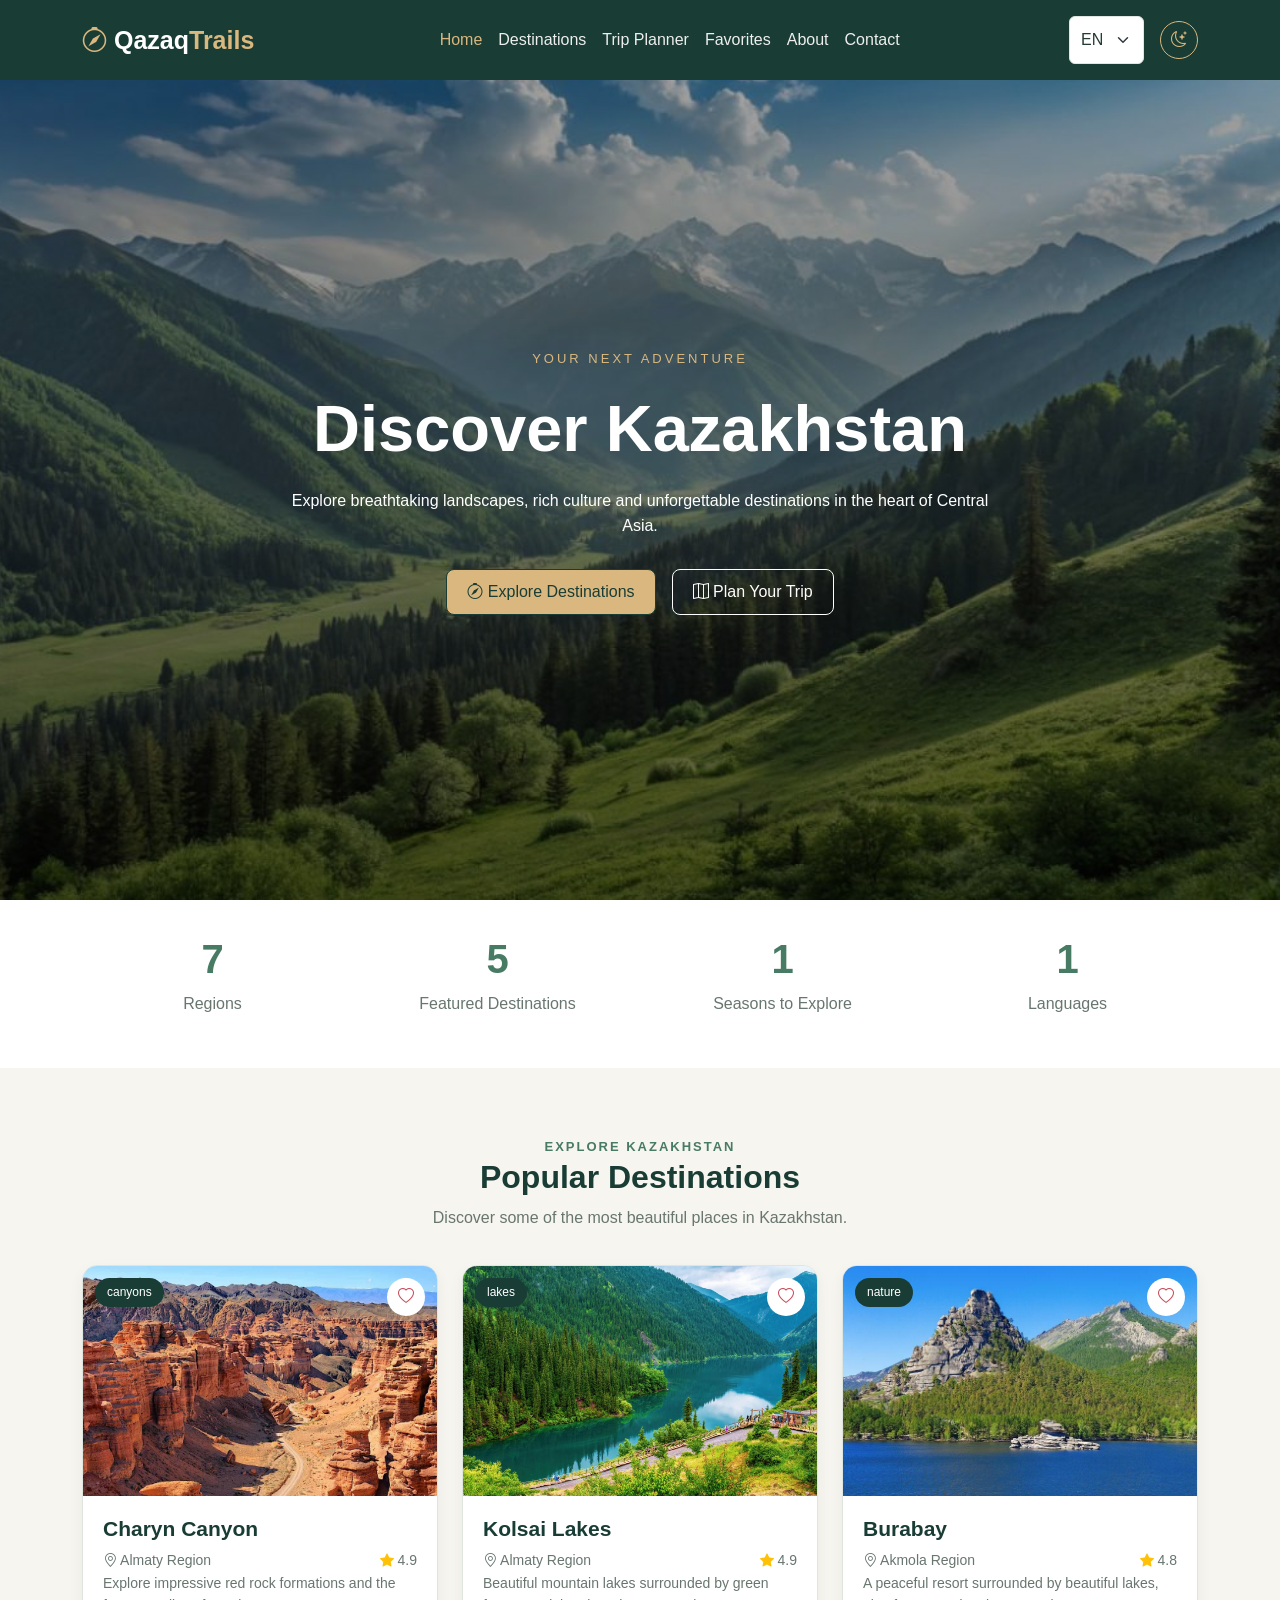
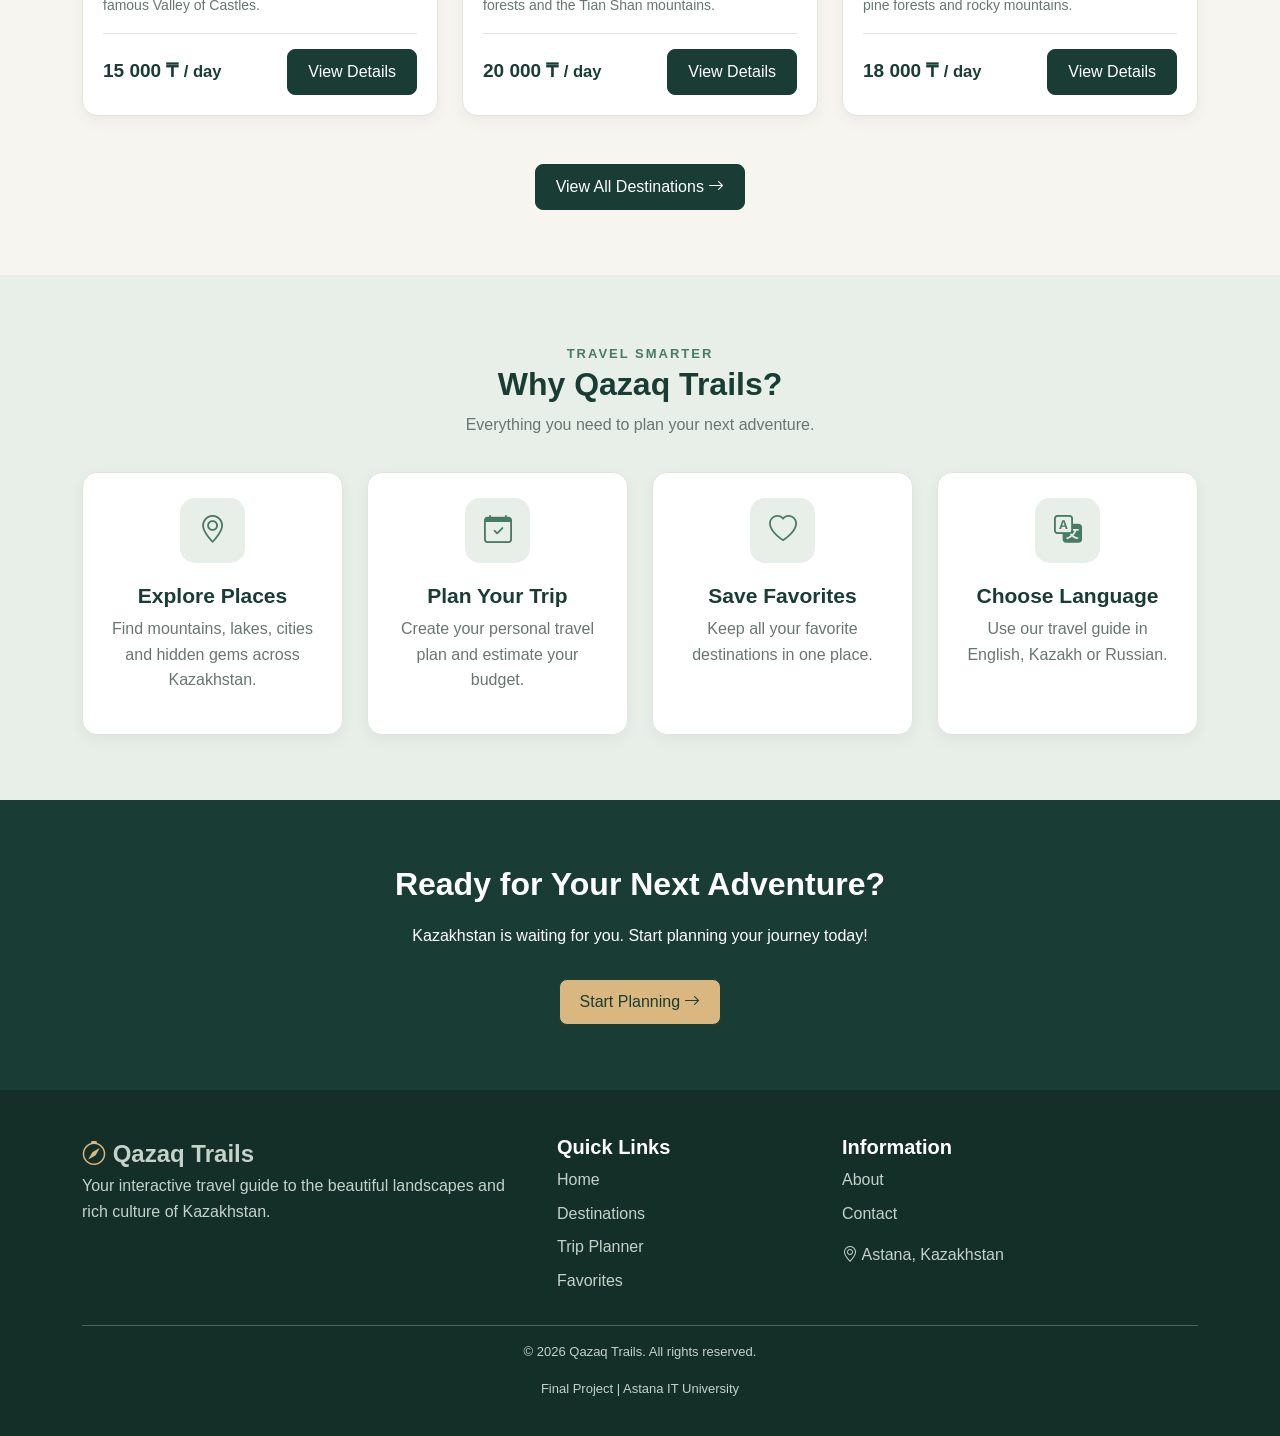
<file: index.html>
<!DOCTYPE html>
<html lang="en">
<head>
    <meta charset="UTF-8">
    <meta name="viewport" content="width=device-width, initial-scale=1.0">
    <meta name="description" content="Explore beautiful destinations and plan your journey across Kazakhstan.">
    <title>Qazaq Trails | Home</title>

    <link href="https://cdn.jsdelivr.net/npm/bootstrap@5.3.3/dist/css/bootstrap.min.css" rel="stylesheet">
    <link href="https://cdn.jsdelivr.net/npm/bootstrap-icons@1.11.3/font/bootstrap-icons.min.css" rel="stylesheet">
    <link rel="stylesheet" href="css/style.css">
    <link rel="stylesheet" href="css/responsive.css">
</head>
<body>

    <nav class="navbar navbar-expand-lg navbar-dark fixed-top">
        <div class="container">
            <a class="navbar-brand" href="index.html">
                <i class="bi bi-compass"></i> Qazaq<span>Trails</span>
            </a>

            <button class="navbar-toggler" type="button"
                data-bs-toggle="collapse"
                data-bs-target="#navbarMenu"
                aria-controls="navbarMenu"
                aria-expanded="false"
                aria-label="Toggle navigation">
                <span class="navbar-toggler-icon"></span>
            </button>

            <div class="collapse navbar-collapse" id="navbarMenu">
                <ul class="navbar-nav mx-auto">
                    <li class="nav-item">
                        <a class="nav-link active" href="index.html" aria-current="page" data-i18n="home">Home</a>
                    </li>
                    <li class="nav-item">
                        <a class="nav-link" href="destinations.html" data-i18n="destinations">Destinations</a>
                    </li>
                    <li class="nav-item">
                        <a class="nav-link" href="planner.html" data-i18n="planner">Trip Planner</a>
                    </li>
                    <li class="nav-item">
                        <a class="nav-link" href="favorites.html" data-i18n="favorites">Favorites</a>
                    </li>
                    <li class="nav-item">
                        <a class="nav-link" href="about.html" data-i18n="about">About</a>
                    </li>
                    <li class="nav-item">
                        <a class="nav-link" href="contact.html" data-i18n="contact">Contact</a>
                    </li>
                </ul>

                <div class="nav-controls d-flex align-items-center gap-3">
                    <select id="languageSelect" class="form-select language-select" aria-label="Select language">
                        <option value="en">EN</option>
                        <option value="ru">RU</option>
                        <option value="kk">KZ</option>
                    </select>

                    <button id="themeToggle" class="theme-btn" type="button" aria-label="Toggle color theme" aria-pressed="false">
                        <i class="bi bi-moon-stars"></i>
                    </button>
                </div>
            </div>
        </div>
    </nav>

    <main>

        <section class="hero">
            <div class="container hero-content text-center">
                <span class="hero-label" data-i18n="heroLabel">
                    YOUR NEXT ADVENTURE
                </span>

                <h1 data-i18n="heroTitle">Discover Kazakhstan</h1>

                <p data-i18n="heroDescription">
                    Explore breathtaking landscapes, rich culture and unforgettable destinations in the heart of Central Asia.
                </p>

                <div class="d-flex justify-content-center flex-wrap gap-3">
                    <a href="destinations.html" class="btn btn-primary-custom">
                        <i class="bi bi-compass"></i>
                        <span data-i18n="exploreBtn">Explore Destinations</span>
                    </a>

                    <a href="planner.html" class="btn btn-outline-custom">
                        <i class="bi bi-map"></i>
                        <span data-i18n="planBtn">Plan Your Trip</span>
                    </a>
                </div>
            </div>
        </section>

        <section class="stats-section">
            <div class="container">
                <div class="row text-center g-4">

                    <div class="col-6 col-md-3">
                        <h2 class="counter" data-target="17">17</h2>
                        <p data-i18n="regions">Regions</p>
                    </div>

                    <div class="col-6 col-md-3">
                        <h2 class="counter" data-target="12">12</h2>
                        <p data-i18n="places">Featured Destinations</p>
                    </div>

                    <div class="col-6 col-md-3">
                        <h2 class="counter" data-target="4">4</h2>
                        <p data-i18n="seasons">Seasons to Explore</p>
                    </div>

                    <div class="col-6 col-md-3">
                        <h2 class="counter" data-target="3">3</h2>
                        <p data-i18n="languages">Languages</p>
                    </div>

                </div>
            </div>
        </section>

        <section class="section-padding" id="popular">
            <div class="container">

                <div class="section-heading text-center">
                    <span class="section-label" data-i18n="exploreLabel">
                        EXPLORE KAZAKHSTAN
                    </span>

                    <h2 data-i18n="popularTitle">Popular Destinations</h2>

                    <p data-i18n="popularDescription">
                        Discover some of the most beautiful places in Kazakhstan.
                    </p>
                </div>

                <div class="row g-4" id="featuredDestinations"></div>

                <div class="text-center mt-5">
                    <a href="destinations.html" class="btn btn-primary-custom">
                        <span data-i18n="viewAll">View All Destinations</span>
                        <i class="bi bi-arrow-right"></i>
                    </a>
                </div>

            </div>
        </section>

        <section class="features-section section-padding">
            <div class="container">

                <div class="section-heading text-center">
                    <span class="section-label" data-i18n="featuresLabel">
                        TRAVEL SMARTER
                    </span>

                    <h2 data-i18n="featuresTitle">Why Qazaq Trails?</h2>

                    <p data-i18n="featuresDescription">
                        Everything you need to plan your next adventure.
                    </p>
                </div>

                <div class="row g-4">

                    <div class="col-md-6 col-lg-3">
                        <div class="feature-card">
                            <div class="feature-icon">
                                <i class="bi bi-geo-alt"></i>
                            </div>
                            <h3 data-i18n="featureExplore">Explore Places</h3>
                            <p data-i18n="featureExploreText">
                                Find mountains, lakes, cities and hidden gems across Kazakhstan.
                            </p>
                        </div>
                    </div>

                    <div class="col-md-6 col-lg-3">
                        <div class="feature-card">
                            <div class="feature-icon">
                                <i class="bi bi-calendar-check"></i>
                            </div>
                            <h3 data-i18n="featurePlan">Plan Your Trip</h3>
                            <p data-i18n="featurePlanText">
                                Create your personal travel plan and estimate your budget.
                            </p>
                        </div>
                    </div>

                    <div class="col-md-6 col-lg-3">
                        <div class="feature-card">
                            <div class="feature-icon">
                                <i class="bi bi-heart"></i>
                            </div>
                            <h3 data-i18n="featureSave">Save Favorites</h3>
                            <p data-i18n="featureSaveText">
                                Keep all your favorite destinations in one place.
                            </p>
                        </div>
                    </div>

                    <div class="col-md-6 col-lg-3">
                        <div class="feature-card">
                            <div class="feature-icon">
                                <i class="bi bi-translate"></i>
                            </div>
                            <h3 data-i18n="featureLanguage">Choose Language</h3>
                            <p data-i18n="featureLanguageText">
                                Use our travel guide in English, Kazakh or Russian.
                            </p>
                        </div>
                    </div>

                </div>
            </div>
        </section>

        <section class="cta-section section-padding">
            <div class="container text-center">
                <h2 data-i18n="ctaTitle">Ready for Your Next Adventure?</h2>

                <p data-i18n="ctaDescription">
                    Kazakhstan is waiting for you. Start planning your journey today!
                </p>

                <a href="planner.html" class="btn btn-primary-custom">
                    <span data-i18n="startPlanning">Start Planning</span>
                    <i class="bi bi-arrow-right"></i>
                </a>
            </div>
        </section>

    </main>

    <footer class="footer">
        <div class="container">
            <div class="row g-4">

                <div class="col-lg-5">
                    <a class="footer-brand" href="index.html">
                        <i class="bi bi-compass"></i> Qazaq Trails
                    </a>

                    <p data-i18n="footerDescription">
                        Your interactive travel guide to the beautiful landscapes and rich culture of Kazakhstan.
                    </p>
                </div>

                <div class="col-6 col-lg-3">
                    <h5 data-i18n="quickLinks">Quick Links</h5>

                    <ul class="footer-links">
                        <li><a href="index.html" data-i18n="home">Home</a></li>
                        <li><a href="destinations.html" data-i18n="destinations">Destinations</a></li>
                        <li><a href="planner.html" data-i18n="planner">Trip Planner</a></li>
                        <li><a href="favorites.html" data-i18n="favorites">Favorites</a></li>
                    </ul>
                </div>

                <div class="col-6 col-lg-4">
                    <h5 data-i18n="information">Information</h5>

                    <ul class="footer-links">
                        <li><a href="about.html" data-i18n="about">About</a></li>
                        <li><a href="contact.html" data-i18n="contact">Contact</a></li>
                    </ul>

                    <p>
                        <i class="bi bi-geo-alt"></i>
                        <span data-i18n="location">Astana, Kazakhstan</span>
                    </p>
                </div>

            </div>

            <hr>

            <div class="text-center footer-bottom">
                <p>&copy; 2026 Qazaq Trails. <span data-i18n="rights">All rights reserved.</span></p>
                <p data-i18n="studentProject">Final Project | Astana IT University</p>
            </div>
        </div>
    </footer>

    <button id="backToTop" type="button" aria-label="Back to top" hidden>
        <i class="bi bi-arrow-up"></i>
    </button>

    <div id="toastContainer" class="toast-container position-fixed bottom-0 end-0 p-3" aria-live="polite"></div>

    <script src="https://code.jquery.com/jquery-3.7.1.min.js"></script>
    <script src="https://cdn.jsdelivr.net/npm/bootstrap@5.3.3/dist/js/bootstrap.bundle.min.js"></script>
    <script src="js/translations.js"></script>
    <script src="js/main.js"></script>

</body>
</html>
</file>
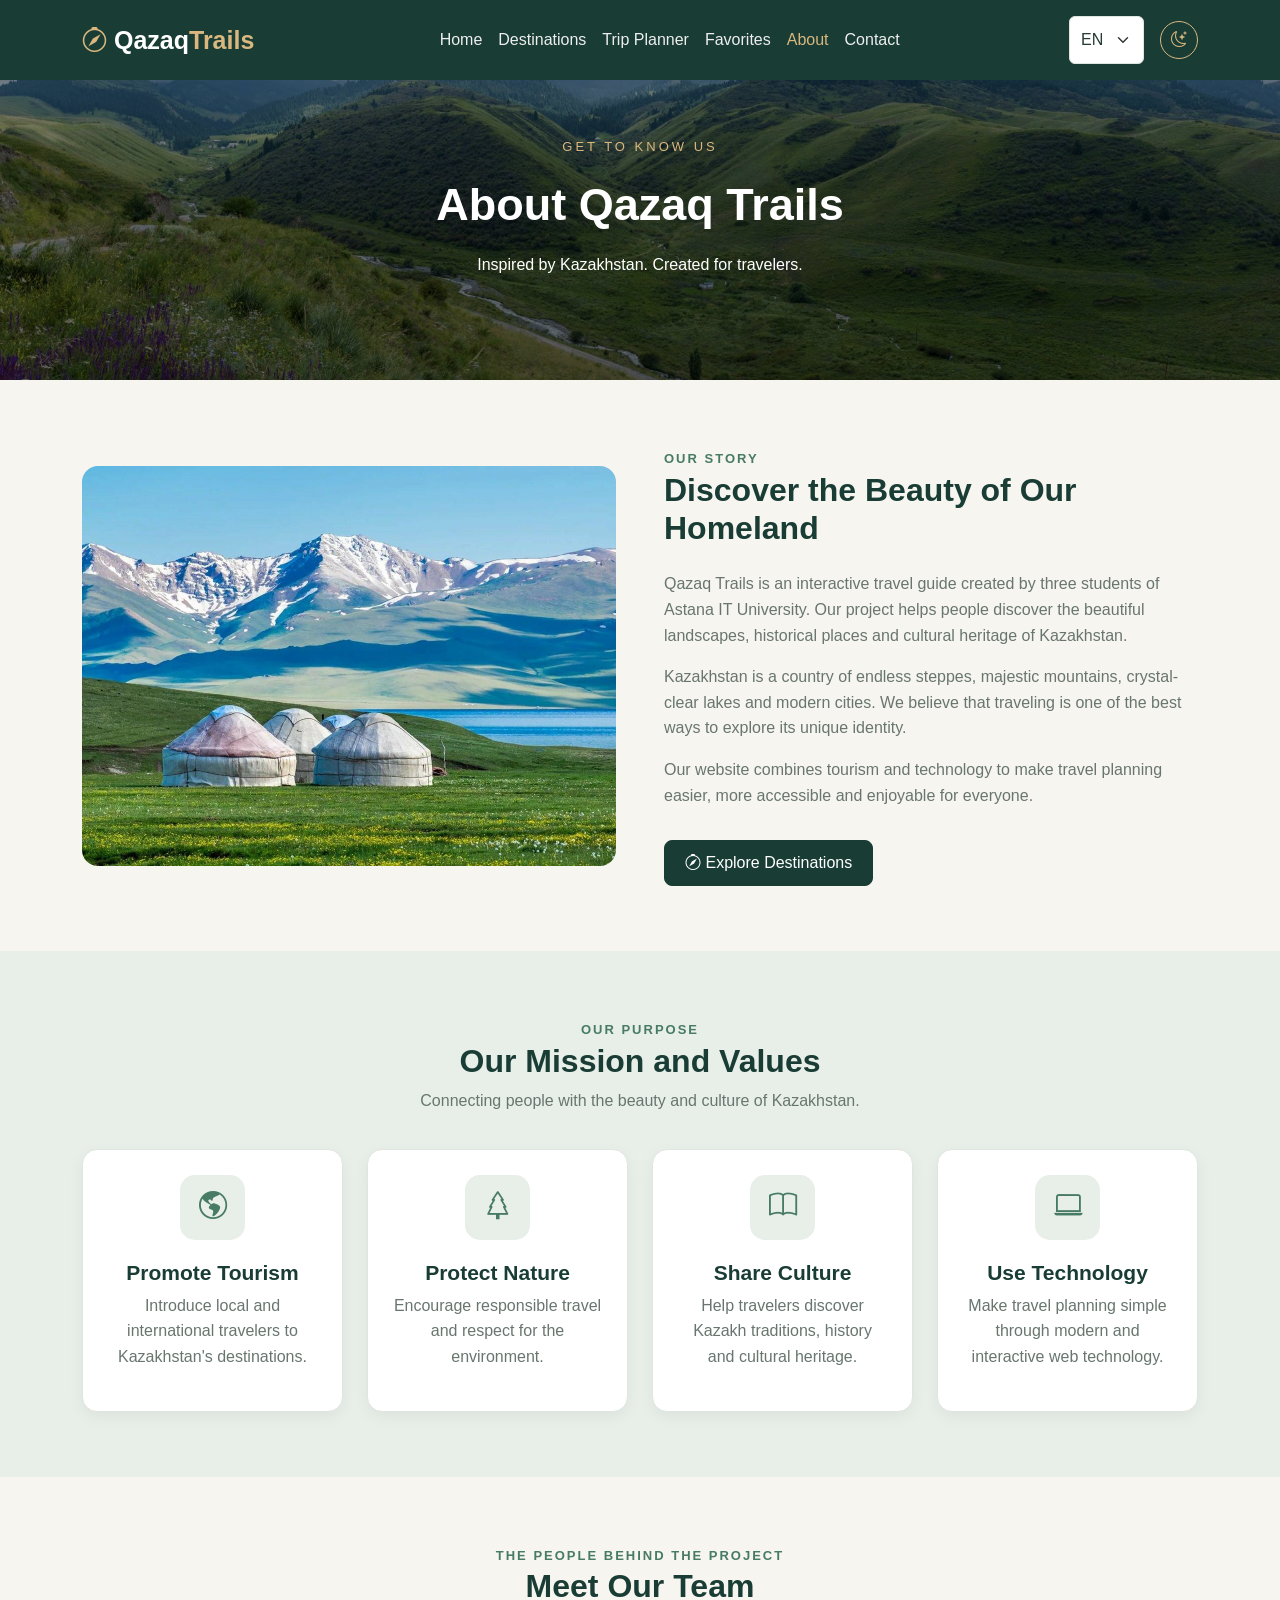
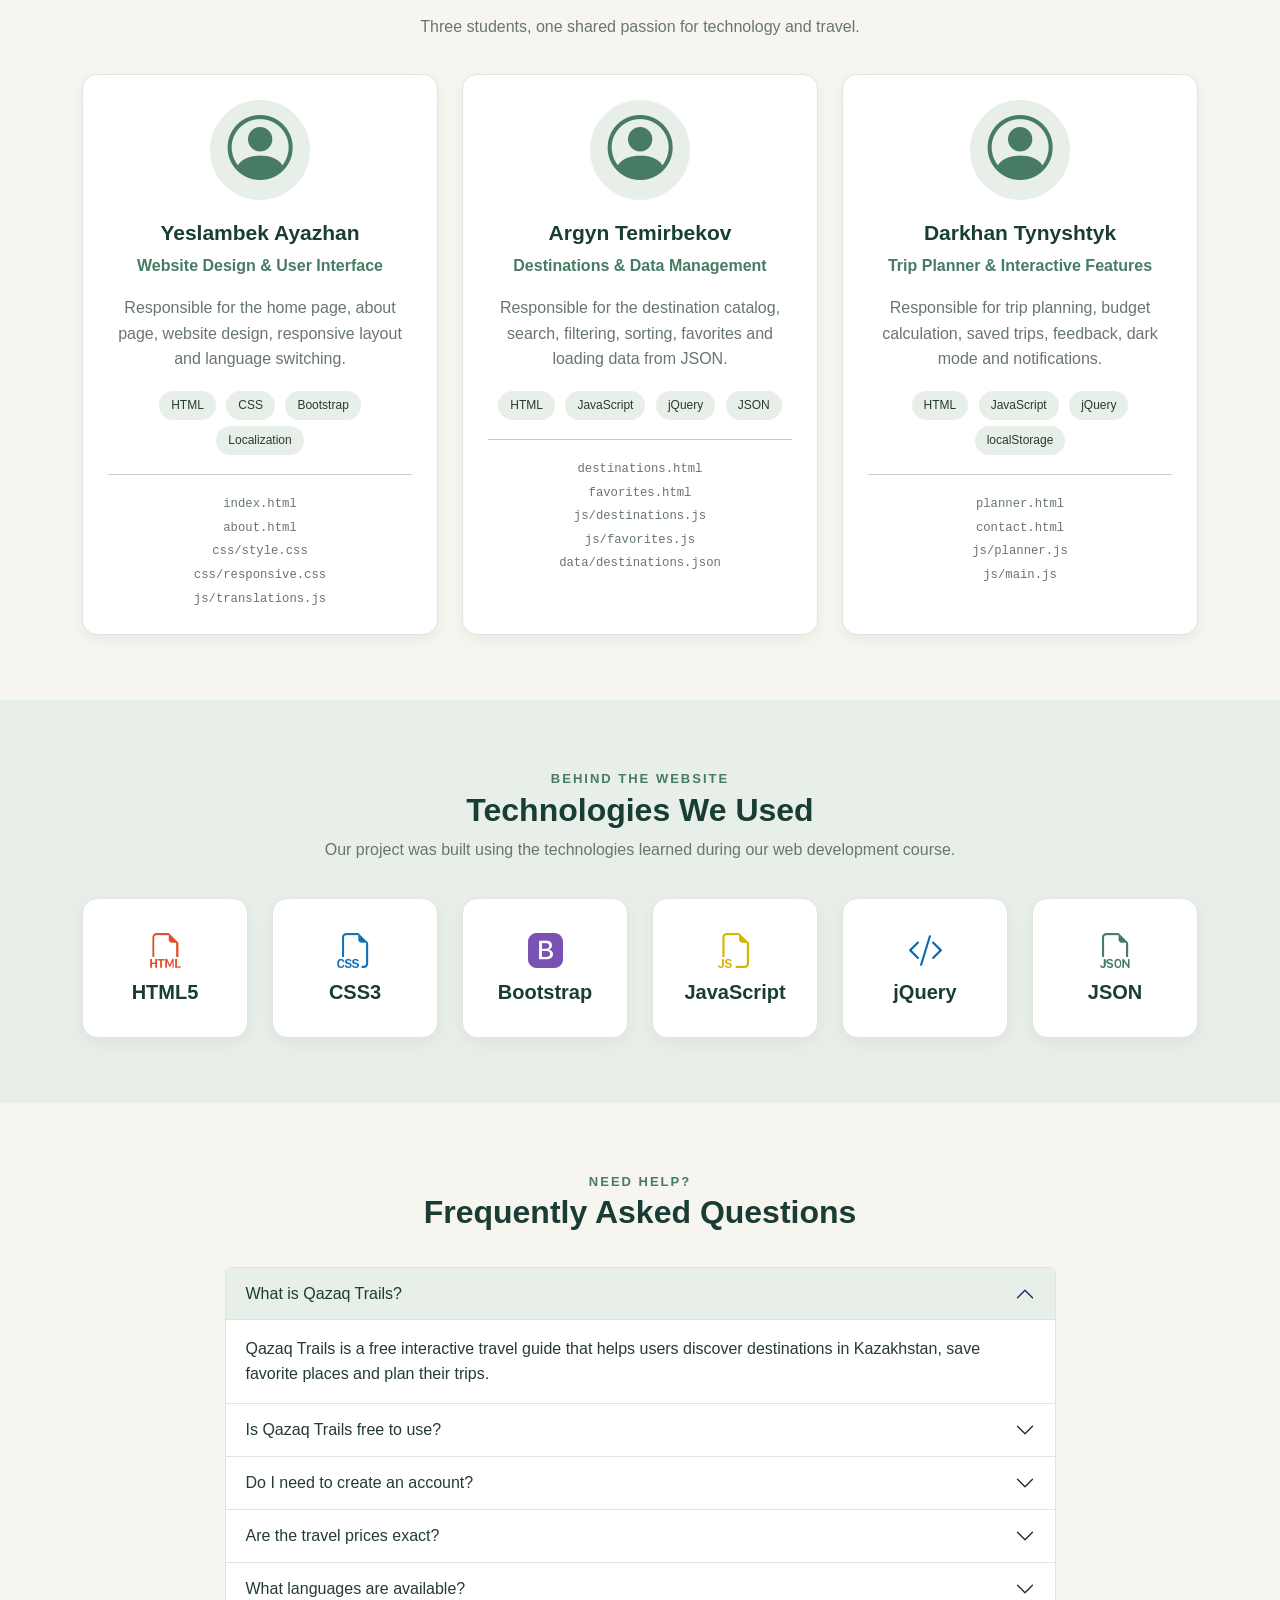
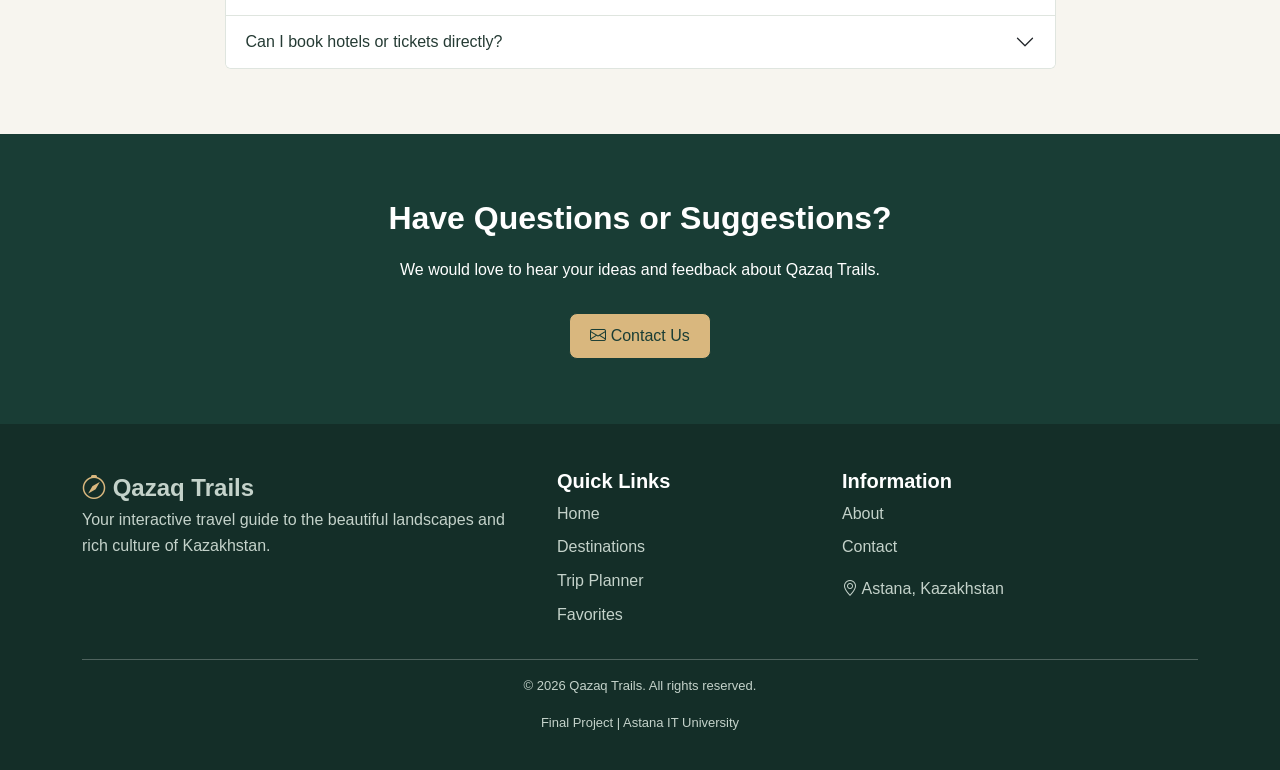
<file: about.html>
<!DOCTYPE html>
<html lang="en">
<head>
    <meta charset="UTF-8">
    <meta name="viewport" content="width=device-width, initial-scale=1.0">
    <meta name="description" content="Learn more about Qazaq Trails, our mission and our team.">
    <title>Qazaq Trails | About Us</title>

    <link href="https://cdn.jsdelivr.net/npm/bootstrap@5.3.3/dist/css/bootstrap.min.css" rel="stylesheet">
    <link href="https://cdn.jsdelivr.net/npm/bootstrap-icons@1.11.3/font/bootstrap-icons.min.css" rel="stylesheet">
    <link rel="stylesheet" href="css/style.css">
    <link rel="stylesheet" href="css/responsive.css">
</head>
<body>

    <nav class="navbar navbar-expand-lg navbar-dark fixed-top">
        <div class="container">

            <a class="navbar-brand" href="index.html">
                <i class="bi bi-compass"></i> Qazaq<span>Trails</span>
            </a>

            <button class="navbar-toggler" type="button"
                data-bs-toggle="collapse"
                data-bs-target="#navbarMenu"
                aria-controls="navbarMenu"
                aria-expanded="false"
                aria-label="Toggle navigation">
                <span class="navbar-toggler-icon"></span>
            </button>

            <div class="collapse navbar-collapse" id="navbarMenu">

                <ul class="navbar-nav mx-auto">
                    <li class="nav-item">
                        <a class="nav-link" href="index.html" data-i18n="home">Home</a>
                    </li>

                    <li class="nav-item">
                        <a class="nav-link" href="destinations.html" data-i18n="destinations">Destinations</a>
                    </li>

                    <li class="nav-item">
                        <a class="nav-link" href="planner.html" data-i18n="planner">Trip Planner</a>
                    </li>

                    <li class="nav-item">
                        <a class="nav-link" href="favorites.html" data-i18n="favorites">Favorites</a>
                    </li>

                    <li class="nav-item">
                        <a class="nav-link active" href="about.html" aria-current="page" data-i18n="about">About</a>
                    </li>

                    <li class="nav-item">
                        <a class="nav-link" href="contact.html" data-i18n="contact">Contact</a>
                    </li>
                </ul>

                <div class="nav-controls d-flex align-items-center gap-3">

                    <select id="languageSelect" class="form-select language-select" aria-label="Select language">
                        <option value="en">EN</option>
                        <option value="ru">RU</option>
                        <option value="kk">KZ</option>
                    </select>

                    <button id="themeToggle" class="theme-btn" type="button" aria-label="Toggle color theme" aria-pressed="false">
                        <i class="bi bi-moon-stars"></i>
                    </button>

                </div>
            </div>
        </div>
    </nav>

    <main>

        <section class="page-hero about-hero">
            <div class="container text-center">

                <span class="hero-label" data-i18n="aboutLabel">
                    GET TO KNOW US
                </span>

                <h1 data-i18n="aboutTitle">About Qazaq Trails</h1>

                <p data-i18n="aboutDescription">
                    Inspired by Kazakhstan. Created for travelers.
                </p>

            </div>
        </section>

        <section class="section-padding">
            <div class="container">
                <div class="row align-items-center g-5">

                    <div class="col-lg-6">
                        <img src="images/about.jpg"
                            class="img-fluid rounded-4 about-image"
                            alt="Beautiful mountain landscape of Kazakhstan"
                            loading="lazy">
                    </div>

                    <div class="col-lg-6">

                        <span class="section-label" data-i18n="ourStory">
                            OUR STORY
                        </span>

                        <h2 class="mb-4" data-i18n="storyTitle">
                            Discover the Beauty of Our Homeland
                        </h2>

                        <p data-i18n="storyText1">
                            Qazaq Trails is an interactive travel guide created by three students of Astana IT University. Our project helps people discover the beautiful landscapes, historical places and cultural heritage of Kazakhstan.
                        </p>

                        <p data-i18n="storyText2">
                            Kazakhstan is a country of endless steppes, majestic mountains, crystal-clear lakes and modern cities. We believe that traveling is one of the best ways to explore its unique identity.
                        </p>

                        <p data-i18n="storyText3">
                            Our website combines tourism and technology to make travel planning easier, more accessible and enjoyable for everyone.
                        </p>

                        <a href="destinations.html" class="btn btn-primary-custom mt-3">
                            <i class="bi bi-compass"></i>
                            <span data-i18n="exploreBtn">Explore Destinations</span>
                        </a>

                    </div>

                </div>
            </div>
        </section>

        <section class="features-section section-padding">
            <div class="container">

                <div class="section-heading text-center">

                    <span class="section-label" data-i18n="ourPurpose">
                        OUR PURPOSE
                    </span>

                    <h2 data-i18n="missionTitle">Our Mission and Values</h2>

                    <p data-i18n="missionDescription">
                        Connecting people with the beauty and culture of Kazakhstan.
                    </p>

                </div>

                <div class="row g-4">

                    <div class="col-md-6 col-lg-3">
                        <div class="feature-card">

                            <div class="feature-icon">
                                <i class="bi bi-globe-americas"></i>
                            </div>

                            <h3 data-i18n="valueTourism">Promote Tourism</h3>

                            <p data-i18n="valueTourismText">
                                Introduce local and international travelers to Kazakhstan's destinations.
                            </p>

                        </div>
                    </div>

                    <div class="col-md-6 col-lg-3">
                        <div class="feature-card">

                            <div class="feature-icon">
                                <i class="bi bi-tree"></i>
                            </div>

                            <h3 data-i18n="valueNature">Protect Nature</h3>

                            <p data-i18n="valueNatureText">
                                Encourage responsible travel and respect for the environment.
                            </p>

                        </div>
                    </div>

                    <div class="col-md-6 col-lg-3">
                        <div class="feature-card">

                            <div class="feature-icon">
                                <i class="bi bi-book"></i>
                            </div>

                            <h3 data-i18n="valueCulture">Share Culture</h3>

                            <p data-i18n="valueCultureText">
                                Help travelers discover Kazakh traditions, history and cultural heritage.
                            </p>

                        </div>
                    </div>

                    <div class="col-md-6 col-lg-3">
                        <div class="feature-card">

                            <div class="feature-icon">
                                <i class="bi bi-laptop"></i>
                            </div>

                            <h3 data-i18n="valueTechnology">Use Technology</h3>

                            <p data-i18n="valueTechnologyText">
                                Make travel planning simple through modern and interactive web technology.
                            </p>

                        </div>
                    </div>

                </div>
            </div>
        </section>

        <section class="section-padding" id="team">
            <div class="container">

                <div class="section-heading text-center">

                    <span class="section-label" data-i18n="teamLabel">
                        THE PEOPLE BEHIND THE PROJECT
                    </span>

                    <h2 data-i18n="teamTitle">Meet Our Team</h2>

                    <p data-i18n="teamDescription">
                        Three students, one shared passion for technology and travel.
                    </p>

                </div>

                <div class="row g-4 justify-content-center">

                    <div class="col-md-6 col-lg-4">
                        <div class="team-card text-center">

                            <div class="team-avatar">
                                <i class="bi bi-person-circle"></i>
                            </div>

                            <h3>Yeslambek Ayazhan</h3>

                            <p class="team-role" data-i18n="role1">
                                Website Design &amp; User Interface
                            </p>

                            <p data-i18n="role1Description">
                                Responsible for the home page, about page, website design, responsive layout and language switching.
                            </p>

                            <div class="team-skills">
                                <span>HTML</span>
                                <span>CSS</span>
                                <span>Bootstrap</span>
                                <span>Localization</span>
                            </div>

                            <hr>

                            <p class="small mt-3 mb-0">
                                <code class="text-reset">index.html</code><br>
                                <code class="text-reset">about.html</code><br>
                                <code class="text-reset">css/style.css</code><br>
                                <code class="text-reset">css/responsive.css</code><br>
                                <code class="text-reset">js/translations.js</code>
                            </p>

                        </div>
                    </div>

                    <div class="col-md-6 col-lg-4">
                        <div class="team-card text-center">

                            <div class="team-avatar">
                                <i class="bi bi-person-circle"></i>
                            </div>

                            <h3>Argyn Temirbekov</h3>

                            <p class="team-role" data-i18n="role2">
                                Destinations &amp; Data Management
                            </p>

                            <p data-i18n="role2Description">
                                Responsible for the destination catalog, search, filtering, sorting, favorites and loading data from JSON.
                            </p>

                            <div class="team-skills">
                                <span>HTML</span>
                                <span>JavaScript</span>
                                <span>jQuery</span>
                                <span>JSON</span>
                            </div>

                            <hr>

                            <p class="small mt-3 mb-0">
                                <code class="text-reset">destinations.html</code><br>
                                <code class="text-reset">favorites.html</code><br>
                                <code class="text-reset">js/destinations.js</code><br>
                                <code class="text-reset">js/favorites.js</code><br>
                                <code class="text-reset">data/destinations.json</code>
                            </p>

                        </div>
                    </div>

                    <div class="col-md-6 col-lg-4">
                        <div class="team-card text-center">

                            <div class="team-avatar">
                                <i class="bi bi-person-circle"></i>
                            </div>

                            <h3>Darkhan Tynyshtyk</h3>

                            <p class="team-role" data-i18n="role3">
                                Trip Planner &amp; Interactive Features
                            </p>

                            <p data-i18n="role3Description">
                                Responsible for trip planning, budget calculation, saved trips, feedback, dark mode and notifications.
                            </p>

                            <div class="team-skills">
                                <span>HTML</span>
                                <span>JavaScript</span>
                                <span>jQuery</span>
                                <span>localStorage</span>
                            </div>

                            <hr>

                            <p class="small mt-3 mb-0">
                                <code class="text-reset">planner.html</code><br>
                                <code class="text-reset">contact.html</code><br>
                                <code class="text-reset">js/planner.js</code><br>
                                <code class="text-reset">js/main.js</code>
                            </p>

                        </div>
                    </div>

                </div>

            </div>
        </section>

        <section class="features-section section-padding">
            <div class="container">

                <div class="section-heading text-center">

                    <span class="section-label" data-i18n="technologyLabel">
                        BEHIND THE WEBSITE
                    </span>

                    <h2 data-i18n="technologyTitle">
                        Technologies We Used
                    </h2>

                    <p data-i18n="technologyDescription">
                        Our project was built using the technologies learned during our web development course.
                    </p>

                </div>

                <div class="row g-4 justify-content-center">

                    <div class="col-6 col-md-4 col-lg-2">
                        <div class="technology-card text-center">
                            <i class="bi bi-filetype-html" style="color: #E34F26;"></i>
                            <h5>HTML5</h5>
                        </div>
                    </div>

                    <div class="col-6 col-md-4 col-lg-2">
                        <div class="technology-card text-center">
                            <i class="bi bi-filetype-css" style="color: #1572B6;"></i>
                            <h5>CSS3</h5>
                        </div>
                    </div>

                    <div class="col-6 col-md-4 col-lg-2">
                        <div class="technology-card text-center">
                            <i class="bi bi-bootstrap-fill" style="color: #7952B3;"></i>
                            <h5>Bootstrap</h5>
                        </div>
                    </div>

                    <div class="col-6 col-md-4 col-lg-2">
                        <div class="technology-card text-center">
                            <i class="bi bi-filetype-js" style="color: #D6B400;"></i>
                            <h5>JavaScript</h5>
                        </div>
                    </div>

                    <div class="col-6 col-md-4 col-lg-2">
                        <div class="technology-card text-center">
                            <i class="bi bi-code-slash" style="color: #0769AD;"></i>
                            <h5>jQuery</h5>
                        </div>
                    </div>

                    <div class="col-6 col-md-4 col-lg-2">
                        <div class="technology-card text-center">
                            <i class="bi bi-filetype-json" style="color: #477B63;"></i>
                            <h5>JSON</h5>
                        </div>
                    </div>

                </div>

            </div>
        </section>

        <section class="section-padding">
            <div class="container">

                <div class="section-heading text-center">

                    <span class="section-label" data-i18n="faqLabel">
                        NEED HELP?
                    </span>

                    <h2 data-i18n="faqTitle">
                        Frequently Asked Questions
                    </h2>

                </div>

                <div class="row justify-content-center">
                    <div class="col-lg-9">

                        <div class="accordion" id="faqAccordion">

                            <div class="accordion-item">

                                <h3 class="accordion-header">
                                    <button class="accordion-button" type="button"
                                        data-bs-toggle="collapse"
                                        data-bs-target="#faqOne"
                                        aria-expanded="true"
                                        aria-controls="faqOne"
                                        data-i18n="faqQuestion1">
                                        What is Qazaq Trails?
                                    </button>
                                </h3>

                                <div id="faqOne" class="accordion-collapse collapse show" data-bs-parent="#faqAccordion">

                                    <div class="accordion-body" data-i18n="faqAnswer1">
                                        Qazaq Trails is a free interactive travel guide that helps users discover destinations in Kazakhstan, save favorite places and plan their trips.
                                    </div>

                                </div>

                            </div>

                            <div class="accordion-item">

                                <h3 class="accordion-header">
                                    <button class="accordion-button collapsed" type="button"
                                        data-bs-toggle="collapse"
                                        data-bs-target="#faqTwo"
                                        aria-expanded="false"
                                        aria-controls="faqTwo"
                                        data-i18n="faqQuestion2">
                                        Is Qazaq Trails free to use?
                                    </button>
                                </h3>

                                <div id="faqTwo" class="accordion-collapse collapse" data-bs-parent="#faqAccordion">

                                    <div class="accordion-body" data-i18n="faqAnswer2">
                                        Yes! All features, including the destination catalog, trip planner and favorites, are completely free.
                                    </div>

                                </div>

                            </div>

                            <div class="accordion-item">

                                <h3 class="accordion-header">
                                    <button class="accordion-button collapsed" type="button"
                                        data-bs-toggle="collapse"
                                        data-bs-target="#faqThree"
                                        aria-expanded="false"
                                        aria-controls="faqThree"
                                        data-i18n="faqQuestion3">
                                        Do I need to create an account?
                                    </button>
                                </h3>

                                <div id="faqThree" class="accordion-collapse collapse" data-bs-parent="#faqAccordion">

                                    <div class="accordion-body" data-i18n="faqAnswer3">
                                        No. Your favorites, saved trips and preferences are stored locally in your browser using localStorage.
                                    </div>

                                </div>

                            </div>

                            <div class="accordion-item">

                                <h3 class="accordion-header">
                                    <button class="accordion-button collapsed" type="button"
                                        data-bs-toggle="collapse"
                                        data-bs-target="#faqFour"
                                        aria-expanded="false"
                                        aria-controls="faqFour"
                                        data-i18n="faqQuestion4">
                                        Are the travel prices exact?
                                    </button>
                                </h3>

                                <div id="faqFour" class="accordion-collapse collapse" data-bs-parent="#faqAccordion">

                                    <div class="accordion-body" data-i18n="faqAnswer4">
                                        No. All prices are approximate estimates for educational and travel planning purposes. Actual costs may vary.
                                    </div>

                                </div>

                            </div>

                            <div class="accordion-item">

                                <h3 class="accordion-header">
                                    <button class="accordion-button collapsed" type="button"
                                        data-bs-toggle="collapse"
                                        data-bs-target="#faqFive"
                                        aria-expanded="false"
                                        aria-controls="faqFive"
                                        data-i18n="faqQuestion5">
                                        What languages are available?
                                    </button>
                                </h3>

                                <div id="faqFive" class="accordion-collapse collapse" data-bs-parent="#faqAccordion">

                                    <div class="accordion-body" data-i18n="faqAnswer5">
                                        Qazaq Trails supports English, Kazakh and Russian. You can change your preferred language using the navigation menu.
                                    </div>

                                </div>

                            </div>

                            <div class="accordion-item">

                                <h3 class="accordion-header">
                                    <button class="accordion-button collapsed" type="button"
                                        data-bs-toggle="collapse"
                                        data-bs-target="#faqSix"
                                        aria-expanded="false"
                                        aria-controls="faqSix"
                                        data-i18n="faqQuestion6">
                                        Can I book hotels or tickets directly?
                                    </button>
                                </h3>

                                <div id="faqSix" class="accordion-collapse collapse" data-bs-parent="#faqAccordion">

                                    <div class="accordion-body" data-i18n="faqAnswer6">
                                        Qazaq Trails is a travel guide and planning tool. It does not process real bookings or payments.
                                    </div>

                                </div>

                            </div>

                        </div>

                    </div>
                </div>

            </div>
        </section>

        <section class="cta-section section-padding">
            <div class="container text-center">

                <h2 data-i18n="aboutCtaTitle">
                    Have Questions or Suggestions?
                </h2>

                <p data-i18n="aboutCtaDescription">
                    We would love to hear your ideas and feedback about Qazaq Trails.
                </p>

                <a href="contact.html" class="btn btn-primary-custom">
                    <i class="bi bi-envelope"></i>
                    <span data-i18n="contactUs">Contact Us</span>
                </a>

            </div>
        </section>

    </main>

    <footer class="footer">
        <div class="container">

            <div class="row g-4">

                <div class="col-lg-5">

                    <a class="footer-brand" href="index.html">
                        <i class="bi bi-compass"></i> Qazaq Trails
                    </a>

                    <p data-i18n="footerDescription">
                        Your interactive travel guide to the beautiful landscapes and rich culture of Kazakhstan.
                    </p>

                </div>

                <div class="col-6 col-lg-3">

                    <h5 data-i18n="quickLinks">Quick Links</h5>

                    <ul class="footer-links">
                        <li><a href="index.html" data-i18n="home">Home</a></li>
                        <li><a href="destinations.html" data-i18n="destinations">Destinations</a></li>
                        <li><a href="planner.html" data-i18n="planner">Trip Planner</a></li>
                        <li><a href="favorites.html" data-i18n="favorites">Favorites</a></li>
                    </ul>

                </div>

                <div class="col-6 col-lg-4">

                    <h5 data-i18n="information">Information</h5>

                    <ul class="footer-links">
                        <li><a href="about.html" data-i18n="about">About</a></li>
                        <li><a href="contact.html" data-i18n="contact">Contact</a></li>
                    </ul>

                    <p>
                        <i class="bi bi-geo-alt"></i>
                        <span data-i18n="location">Astana, Kazakhstan</span>
                    </p>

                </div>

            </div>

            <hr>

            <div class="text-center footer-bottom">

                <p>
                    &copy; 2026 Qazaq Trails.
                    <span data-i18n="rights">All rights reserved.</span>
                </p>

                <p data-i18n="studentProject">
                    Final Project | Astana IT University
                </p>

            </div>

        </div>
    </footer>

    <button id="backToTop" type="button" aria-label="Back to top" hidden>
        <i class="bi bi-arrow-up"></i>
    </button>

    <div id="toastContainer" class="toast-container position-fixed bottom-0 end-0 p-3" aria-live="polite"></div>

    <script src="https://code.jquery.com/jquery-3.7.1.min.js"></script>
    <script src="https://cdn.jsdelivr.net/npm/bootstrap@5.3.3/dist/js/bootstrap.bundle.min.js"></script>
    <script src="js/translations.js"></script>
    <script src="js/main.js"></script>

</body>
</html>
</file>
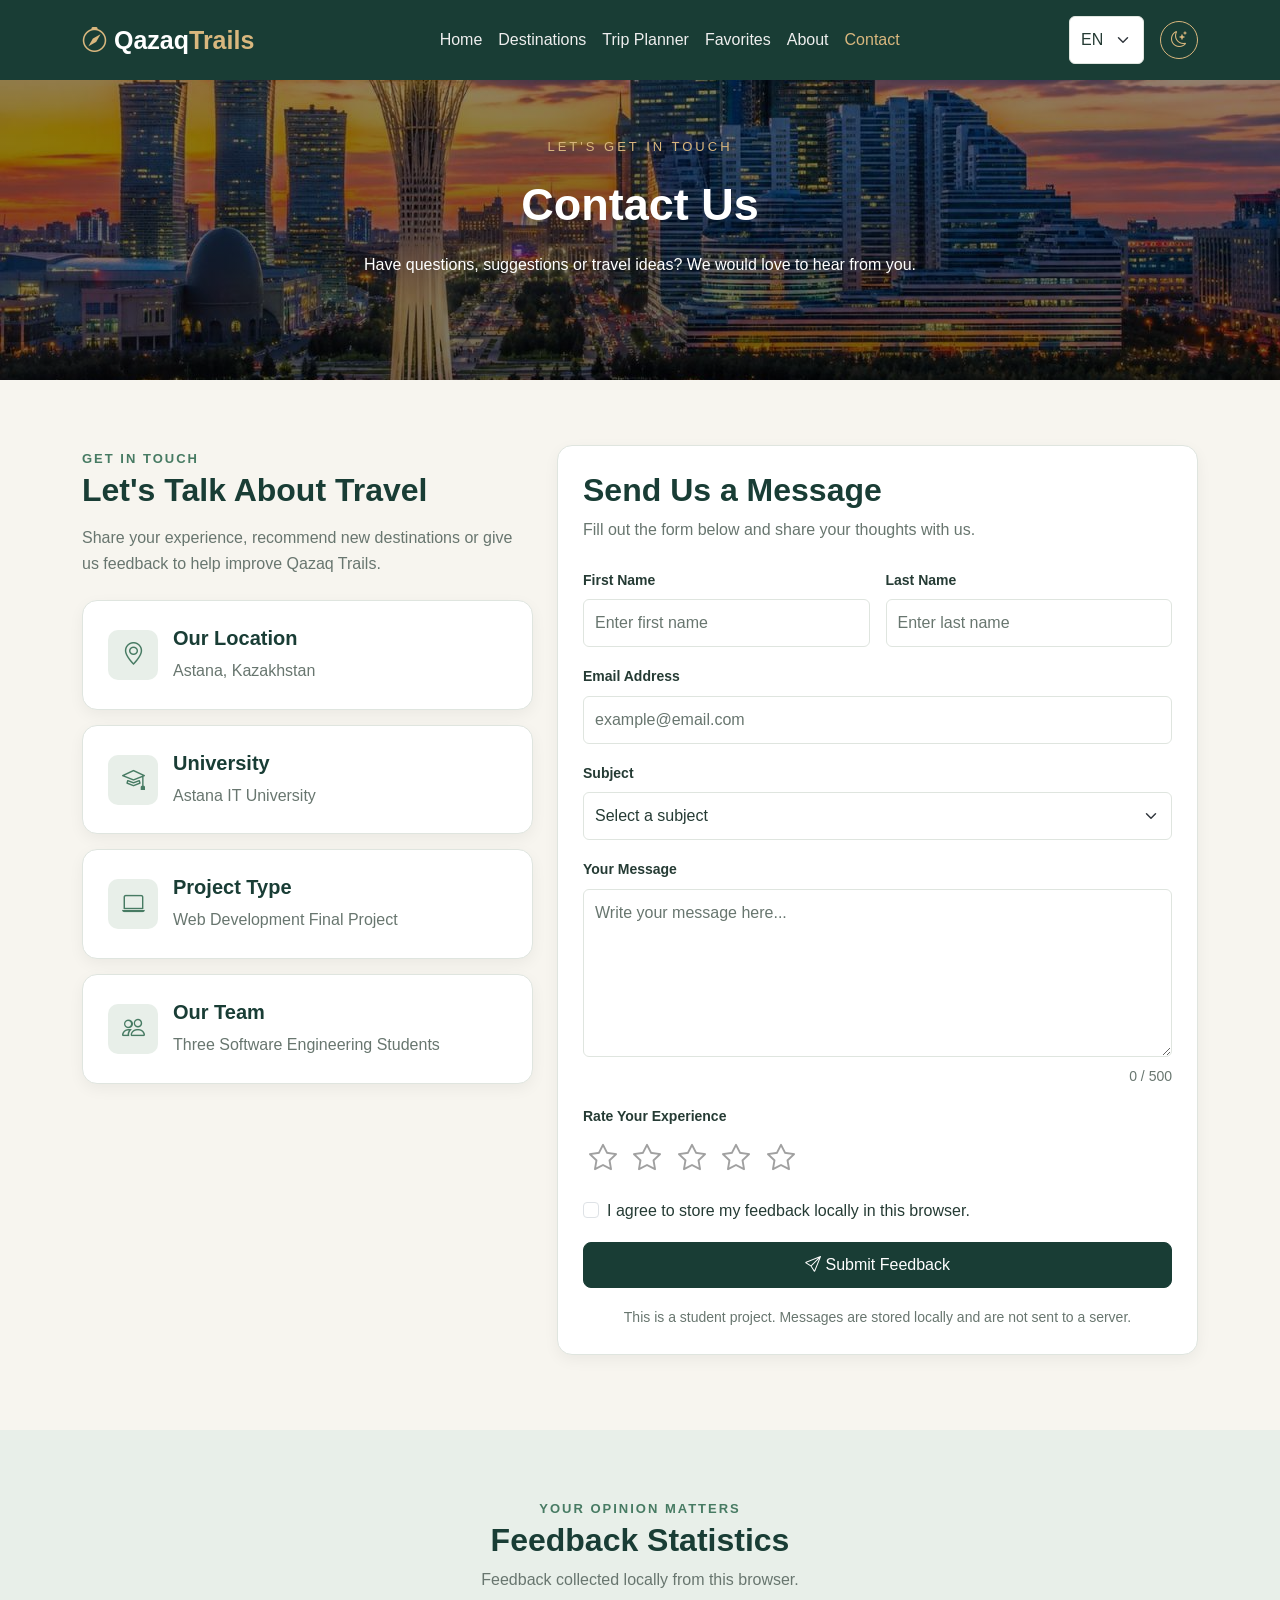
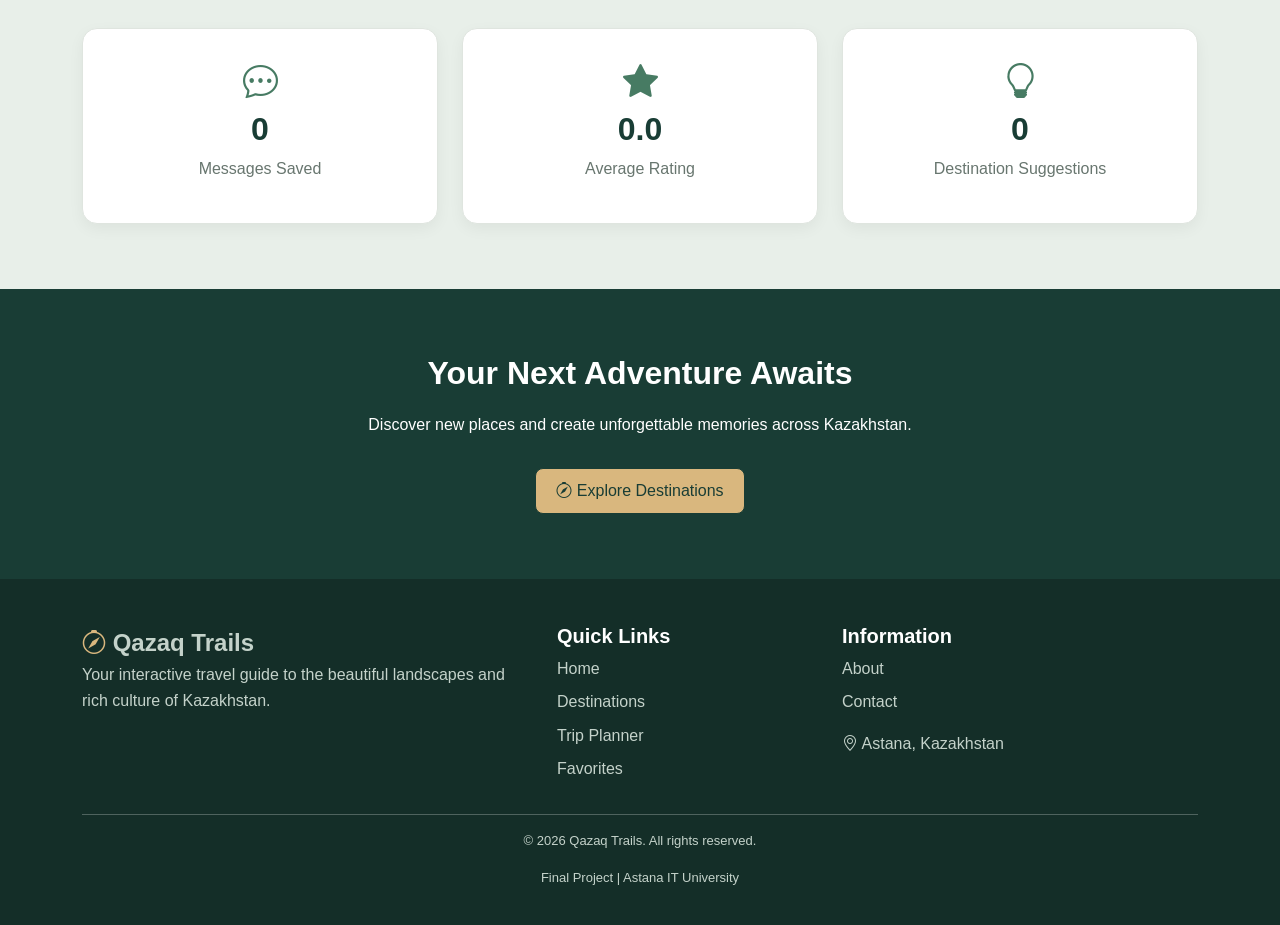
<file: contact.html>
<!DOCTYPE html>
<html lang="en">
<head>
    <meta charset="UTF-8">
    <meta name="viewport" content="width=device-width, initial-scale=1.0">
    <meta name="description" content="Contact the Qazaq Trails team and share your feedback.">
    <title>Qazaq Trails | Contact</title>

    <link href="https://cdn.jsdelivr.net/npm/bootstrap@5.3.3/dist/css/bootstrap.min.css" rel="stylesheet">
    <link href="https://cdn.jsdelivr.net/npm/bootstrap-icons@1.11.3/font/bootstrap-icons.min.css" rel="stylesheet">
    <link rel="stylesheet" href="css/style.css">
    <link rel="stylesheet" href="css/responsive.css">
</head>
<body>

    <nav class="navbar navbar-expand-lg navbar-dark fixed-top">
        <div class="container">
            <a class="navbar-brand" href="index.html">
                <i class="bi bi-compass"></i> Qazaq<span>Trails</span>
            </a>

            <button class="navbar-toggler" type="button"
                data-bs-toggle="collapse"
                data-bs-target="#navbarMenu"
                aria-controls="navbarMenu"
                aria-expanded="false"
                aria-label="Toggle navigation">
                <span class="navbar-toggler-icon"></span>
            </button>

            <div class="collapse navbar-collapse" id="navbarMenu">
                <ul class="navbar-nav mx-auto">
                    <li class="nav-item">
                        <a class="nav-link" href="index.html" data-i18n="home">Home</a>
                    </li>
                    <li class="nav-item">
                        <a class="nav-link" href="destinations.html" data-i18n="destinations">Destinations</a>
                    </li>
                    <li class="nav-item">
                        <a class="nav-link" href="planner.html" data-i18n="planner">Trip Planner</a>
                    </li>
                    <li class="nav-item">
                        <a class="nav-link" href="favorites.html" data-i18n="favorites">Favorites</a>
                    </li>
                    <li class="nav-item">
                        <a class="nav-link" href="about.html" data-i18n="about">About</a>
                    </li>
                    <li class="nav-item">
                        <a class="nav-link active" href="contact.html" aria-current="page" data-i18n="contact">Contact</a>
                    </li>
                </ul>

                <div class="nav-controls d-flex align-items-center gap-3">
                    <select id="languageSelect" class="form-select language-select" aria-label="Select language">
                        <option value="en">EN</option>
                        <option value="ru">RU</option>
                        <option value="kk">KZ</option>
                    </select>

                    <button id="themeToggle" class="theme-btn" type="button" aria-label="Toggle color theme" aria-pressed="false">
                        <i class="bi bi-moon-stars"></i>
                    </button>
                </div>
            </div>
        </div>
    </nav>

    <main>

        <section class="page-hero contact-hero">
            <div class="container text-center">

                <span class="hero-label" data-i18n="contactLabel">
                    LET'S GET IN TOUCH
                </span>

                <h1 data-i18n="contactTitle">Contact Us</h1>

                <p data-i18n="contactDescription">
                    Have questions, suggestions or travel ideas? We would love to hear from you.
                </p>

            </div>
        </section>

        <section class="section-padding">
            <div class="container">
                <div class="row g-4">

                    <div class="col-lg-5">

                        <span class="section-label" data-i18n="contactInfoLabel">
                            GET IN TOUCH
                        </span>

                        <h2 class="mb-3" data-i18n="contactInfoTitle">
                            Let's Talk About Travel
                        </h2>

                        <p class="mb-4" data-i18n="contactInfoDescription">
                            Share your experience, recommend new destinations or give us feedback to help improve Qazaq Trails.
                        </p>

                        <div class="contact-info-card">

                            <div class="contact-icon">
                                <i class="bi bi-geo-alt"></i>
                            </div>

                            <div>
                                <h5 data-i18n="ourLocation">Our Location</h5>
                                <p data-i18n="location">Astana, Kazakhstan</p>
                            </div>

                        </div>

                        <div class="contact-info-card">

                            <div class="contact-icon">
                                <i class="bi bi-mortarboard"></i>
                            </div>

                            <div>
                                <h5 data-i18n="university">University</h5>
                                <p>Astana IT University</p>
                            </div>

                        </div>

                        <div class="contact-info-card">

                            <div class="contact-icon">
                                <i class="bi bi-laptop"></i>
                            </div>

                            <div>
                                <h5 data-i18n="projectType">Project Type</h5>
                                <p data-i18n="projectTypeDescription">
                                    Web Development Final Project
                                </p>
                            </div>

                        </div>

                        <div class="contact-info-card">

                            <div class="contact-icon">
                                <i class="bi bi-people"></i>
                            </div>

                            <div>
                                <h5 data-i18n="ourTeam">Our Team</h5>
                                <p data-i18n="ourTeamDescription">
                                    Three Software Engineering Students
                                </p>
                            </div>

                        </div>

                        <div class="contact-map mt-4">

                            <iframe
                                src="https://maps.google.com/maps?q=Astana%20IT%20University%20Kazakhstan&t=&z=15&ie=UTF8&iwloc=&output=embed"
                                title="Astana IT University location"
                                width="100%"
                                height="250"
                                style="border: 0;"
                                loading="lazy"
                                allowfullscreen>
                            </iframe>

                        </div>

                    </div>

                    <div class="col-lg-7">

                        <div class="contact-form-card">

                            <h2 class="mb-2" data-i18n="sendMessage">
                                Send Us a Message
                            </h2>

                            <p class="text-muted mb-4" data-i18n="formDescription">
                                Fill out the form below and share your thoughts with us.
                            </p>

                            <form id="contactForm" novalidate>

                                <div class="row g-3">

                                    <div class="col-md-6">

                                        <label for="firstName" class="form-label" data-i18n="firstName">
                                            First Name
                                        </label>

                                        <input type="text"
                                            id="firstName"
                                            class="form-control"
                                            placeholder="Enter first name"
                                            data-i18n-placeholder="firstNamePlaceholder"
                                            minlength="2"
                                            maxlength="50"
                                            autocomplete="given-name"
                                            required>

                                        <div class="invalid-feedback" data-i18n="firstNameError">
                                            Please enter a valid first name.
                                        </div>

                                    </div>

                                    <div class="col-md-6">

                                        <label for="lastName" class="form-label" data-i18n="lastName">
                                            Last Name
                                        </label>

                                        <input type="text"
                                            id="lastName"
                                            class="form-control"
                                            placeholder="Enter last name"
                                            data-i18n-placeholder="lastNamePlaceholder"
                                            minlength="2"
                                            maxlength="50"
                                            autocomplete="family-name"
                                            required>

                                        <div class="invalid-feedback" data-i18n="lastNameError">
                                            Please enter a valid last name.
                                        </div>

                                    </div>

                                    <div class="col-12">

                                        <label for="email" class="form-label" data-i18n="email">
                                            Email Address
                                        </label>

                                        <input type="email"
                                            id="email"
                                            class="form-control"
                                            placeholder="example@email.com"
                                            autocomplete="email"
                                            required>

                                        <div class="invalid-feedback" data-i18n="emailError">
                                            Please enter a valid email address.
                                        </div>

                                    </div>

                                    <div class="col-12">

                                        <label for="subject" class="form-label" data-i18n="subject">
                                            Subject
                                        </label>

                                        <select id="subject" class="form-select" required>

                                            <option value="" data-i18n="selectSubject">
                                                Select a subject
                                            </option>

                                            <option value="general" data-i18n="generalQuestion">
                                                General Question
                                            </option>

                                            <option value="destination" data-i18n="destinationSuggestion">
                                                Destination Suggestion
                                            </option>

                                            <option value="feedback" data-i18n="websiteFeedback">
                                                Website Feedback
                                            </option>

                                            <option value="technical" data-i18n="technicalIssue">
                                                Technical Issue
                                            </option>

                                            <option value="other" data-i18n="other">
                                                Other
                                            </option>

                                        </select>

                                        <div class="invalid-feedback" data-i18n="subjectError">
                                            Please select a subject.
                                        </div>

                                    </div>

                                    <div class="col-12">

                                        <label for="message" class="form-label" data-i18n="message">
                                            Your Message
                                        </label>

                                        <textarea id="message"
                                            class="form-control"
                                            rows="6"
                                            minlength="10"
                                            maxlength="500"
                                            placeholder="Write your message here..."
                                            data-i18n-placeholder="messagePlaceholder"
                                            aria-describedby="messageCounter"
                                            required></textarea>

                                        <div class="d-flex justify-content-end mt-2">

                                            <small class="text-muted" id="messageCounter">
                                                0 / 500
                                            </small>

                                        </div>

                                        <div class="invalid-feedback" data-i18n="messageError">
                                            Please enter at least 10 characters.
                                        </div>

                                    </div>

                                    <div class="col-12">

                                        <label class="form-label" id="ratingLabel" data-i18n="rateExperience">
                                            Rate Your Experience
                                        </label>

                                        <div class="rating-stars" id="ratingStars" role="group" aria-labelledby="ratingLabel">

                                            <button type="button" class="star-btn" data-rating="1" aria-label="1 star" aria-pressed="false">
                                                <i class="bi bi-star"></i>
                                            </button>

                                            <button type="button" class="star-btn" data-rating="2" aria-label="2 stars" aria-pressed="false">
                                                <i class="bi bi-star"></i>
                                            </button>

                                            <button type="button" class="star-btn" data-rating="3" aria-label="3 stars" aria-pressed="false">
                                                <i class="bi bi-star"></i>
                                            </button>

                                            <button type="button" class="star-btn" data-rating="4" aria-label="4 stars" aria-pressed="false">
                                                <i class="bi bi-star"></i>
                                            </button>

                                            <button type="button" class="star-btn" data-rating="5" aria-label="5 stars" aria-pressed="false">
                                                <i class="bi bi-star"></i>
                                            </button>

                                        </div>

                                        <input type="hidden" id="ratingValue" value="0">

                                    </div>

                                    <div class="col-12">

                                        <div class="form-check">

                                            <input class="form-check-input"
                                                type="checkbox"
                                                id="privacyCheck"
                                                required>

                                            <label class="form-check-label" for="privacyCheck" data-i18n="privacyAgreement">
                                                I agree to store my feedback locally in this browser.
                                            </label>

                                            <div class="invalid-feedback" data-i18n="privacyError">
                                                Please confirm your agreement.
                                            </div>

                                        </div>

                                    </div>

                                    <div class="col-12">

                                        <button type="submit" class="btn btn-primary-custom w-100">

                                            <i class="bi bi-send"></i>

                                            <span data-i18n="submitFeedback">
                                                Submit Feedback
                                            </span>

                                        </button>

                                    </div>

                                    <div class="col-12 text-center">

                                        <small class="text-muted" data-i18n="contactFormNote">
                                            This is a student project. Messages are stored locally and are not sent to a server.
                                        </small>

                                    </div>

                                </div>

                            </form>

                            <div id="formSuccess" class="text-center py-5" role="status" hidden>

                                <div class="success-icon">
                                    <i class="bi bi-check-circle-fill"></i>
                                </div>

                                <h3 class="mt-3" data-i18n="successTitle">
                                    Thank You for Your Feedback!
                                </h3>

                                <p data-i18n="successMessage">
                                    Your message has been successfully saved.
                                </p>

                                <button id="sendAnother" type="button" class="btn btn-primary-custom" data-i18n="sendAnother">
                                    Write Another Message
                                </button>

                            </div>

                        </div>

                    </div>

                </div>
            </div>
        </section>

        <section class="features-section section-padding">
            <div class="container">

                <div class="section-heading text-center">

                    <span class="section-label" data-i18n="communityLabel">
                        YOUR OPINION MATTERS
                    </span>

                    <h2 data-i18n="feedbackStats">Feedback Statistics</h2>

                    <p data-i18n="feedbackStatsDescription">
                        Feedback collected locally from this browser.
                    </p>

                </div>

                <div class="row g-4 justify-content-center">

                    <div class="col-md-4">

                        <div class="favorite-stat text-center">

                            <i class="bi bi-chat-dots"></i>

                            <h2 id="totalMessages">0</h2>

                            <p data-i18n="messagesReceived">
                                Messages Saved
                            </p>

                        </div>

                    </div>

                    <div class="col-md-4">

                        <div class="favorite-stat text-center">

                            <i class="bi bi-star-fill"></i>

                            <h2 id="averageRating">0.0</h2>

                            <p data-i18n="averageRating">
                                Average Rating
                            </p>

                        </div>

                    </div>

                    <div class="col-md-4">

                        <div class="favorite-stat text-center">

                            <i class="bi bi-lightbulb"></i>

                            <h2 id="totalSuggestions">0</h2>

                            <p data-i18n="suggestionsReceived">
                                Destination Suggestions
                            </p>

                        </div>

                    </div>

                </div>

            </div>
        </section>

        <section class="cta-section section-padding">
            <div class="container text-center">

                <h2 data-i18n="contactCtaTitle">
                    Your Next Adventure Awaits
                </h2>

                <p data-i18n="contactCtaDescription">
                    Discover new places and create unforgettable memories across Kazakhstan.
                </p>

                <a href="destinations.html" class="btn btn-primary-custom">

                    <i class="bi bi-compass"></i>

                    <span data-i18n="exploreBtn">
                        Explore Destinations
                    </span>

                </a>

            </div>
        </section>

    </main>

    <footer class="footer">
        <div class="container">

            <div class="row g-4">

                <div class="col-lg-5">

                    <a class="footer-brand" href="index.html">
                        <i class="bi bi-compass"></i> Qazaq Trails
                    </a>

                    <p data-i18n="footerDescription">
                        Your interactive travel guide to the beautiful landscapes and rich culture of Kazakhstan.
                    </p>

                </div>

                <div class="col-6 col-lg-3">

                    <h5 data-i18n="quickLinks">Quick Links</h5>

                    <ul class="footer-links">
                        <li><a href="index.html" data-i18n="home">Home</a></li>
                        <li><a href="destinations.html" data-i18n="destinations">Destinations</a></li>
                        <li><a href="planner.html" data-i18n="planner">Trip Planner</a></li>
                        <li><a href="favorites.html" data-i18n="favorites">Favorites</a></li>
                    </ul>

                </div>

                <div class="col-6 col-lg-4">

                    <h5 data-i18n="information">Information</h5>

                    <ul class="footer-links">
                        <li><a href="about.html" data-i18n="about">About</a></li>
                        <li><a href="contact.html" data-i18n="contact">Contact</a></li>
                    </ul>

                    <p>
                        <i class="bi bi-geo-alt"></i>
                        <span data-i18n="location">Astana, Kazakhstan</span>
                    </p>

                </div>

            </div>

            <hr>

            <div class="text-center footer-bottom">

                <p>
                    &copy; 2026 Qazaq Trails.
                    <span data-i18n="rights">All rights reserved.</span>
                </p>

                <p data-i18n="studentProject">
                    Final Project | Astana IT University
                </p>

            </div>

        </div>
    </footer>

    <button id="backToTop" type="button" aria-label="Back to top" hidden>
        <i class="bi bi-arrow-up"></i>
    </button>

    <div id="toastContainer" class="toast-container position-fixed bottom-0 end-0 p-3" aria-live="polite"></div>

    <script src="https://code.jquery.com/jquery-3.7.1.min.js"></script>
    <script src="https://cdn.jsdelivr.net/npm/bootstrap@5.3.3/dist/js/bootstrap.bundle.min.js"></script>
    <script src="js/translations.js"></script>
    <script src="js/main.js"></script>

</body>
</html>
</file>
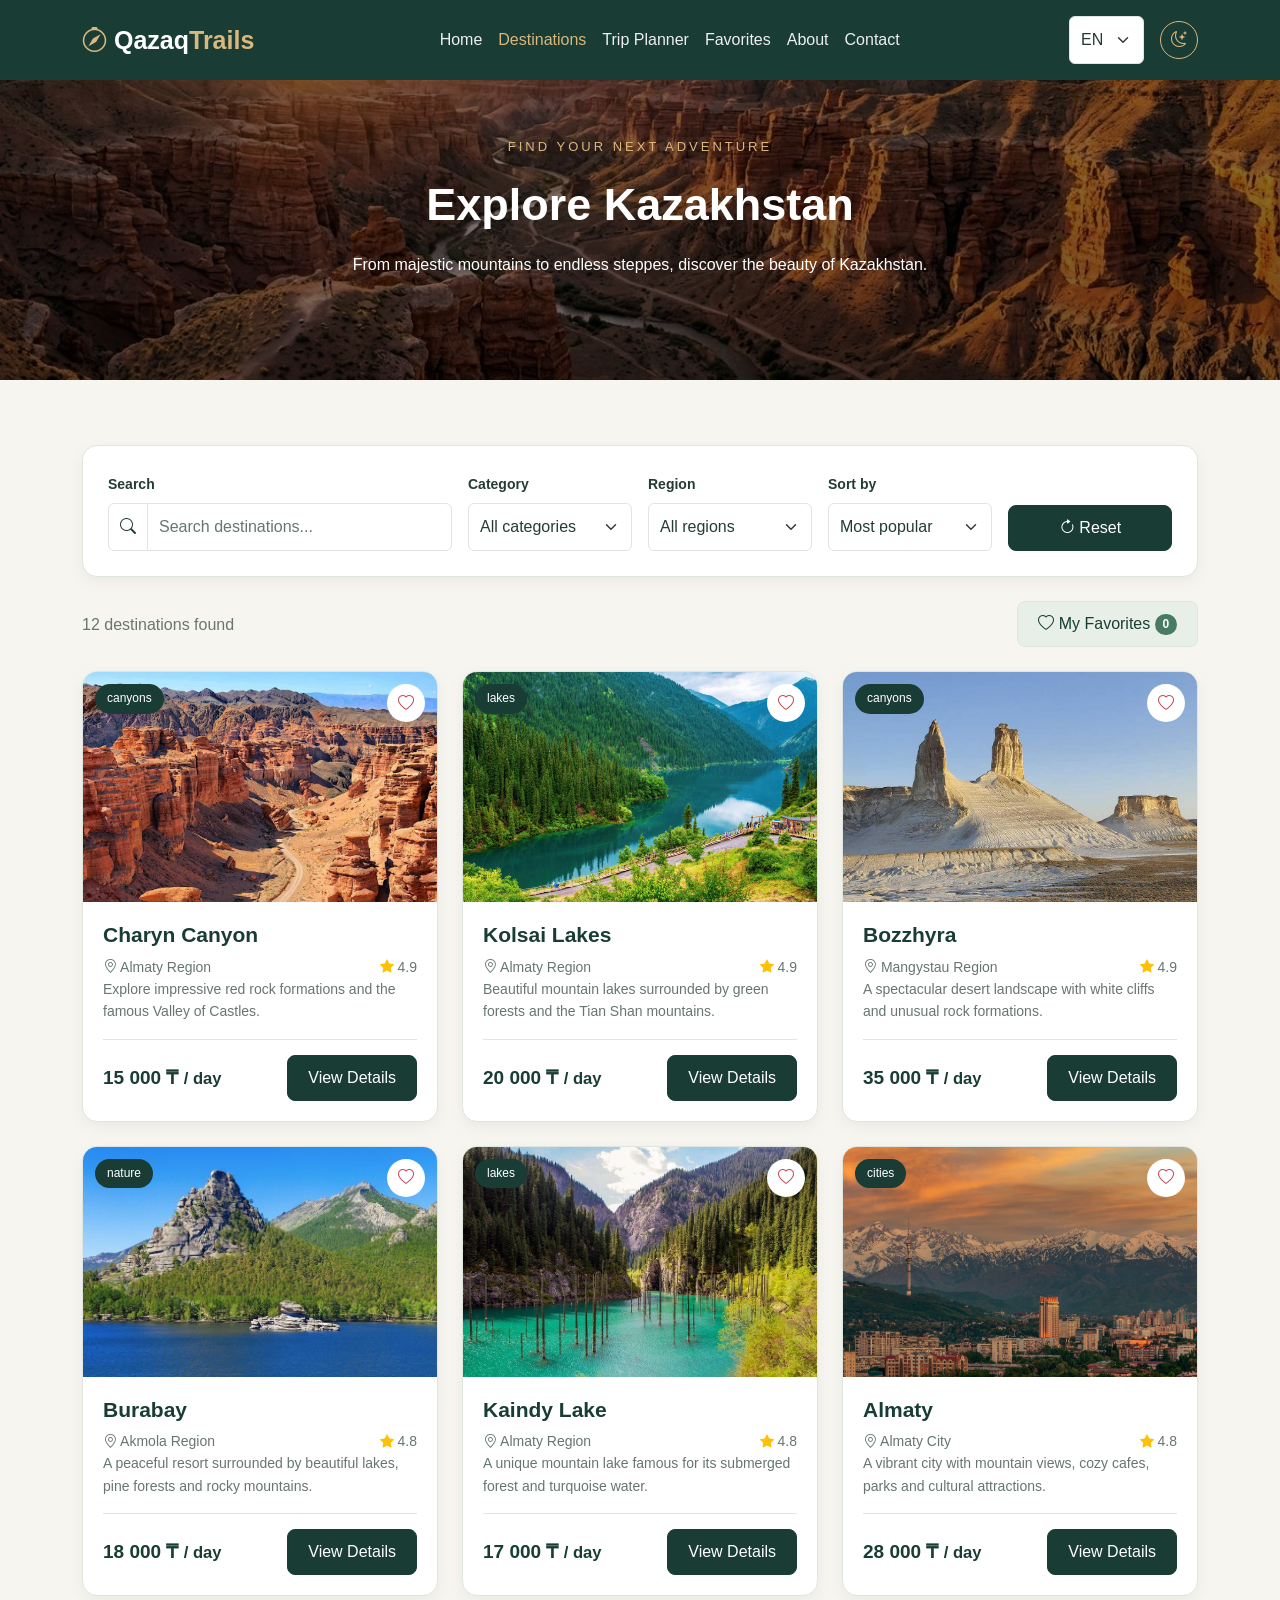
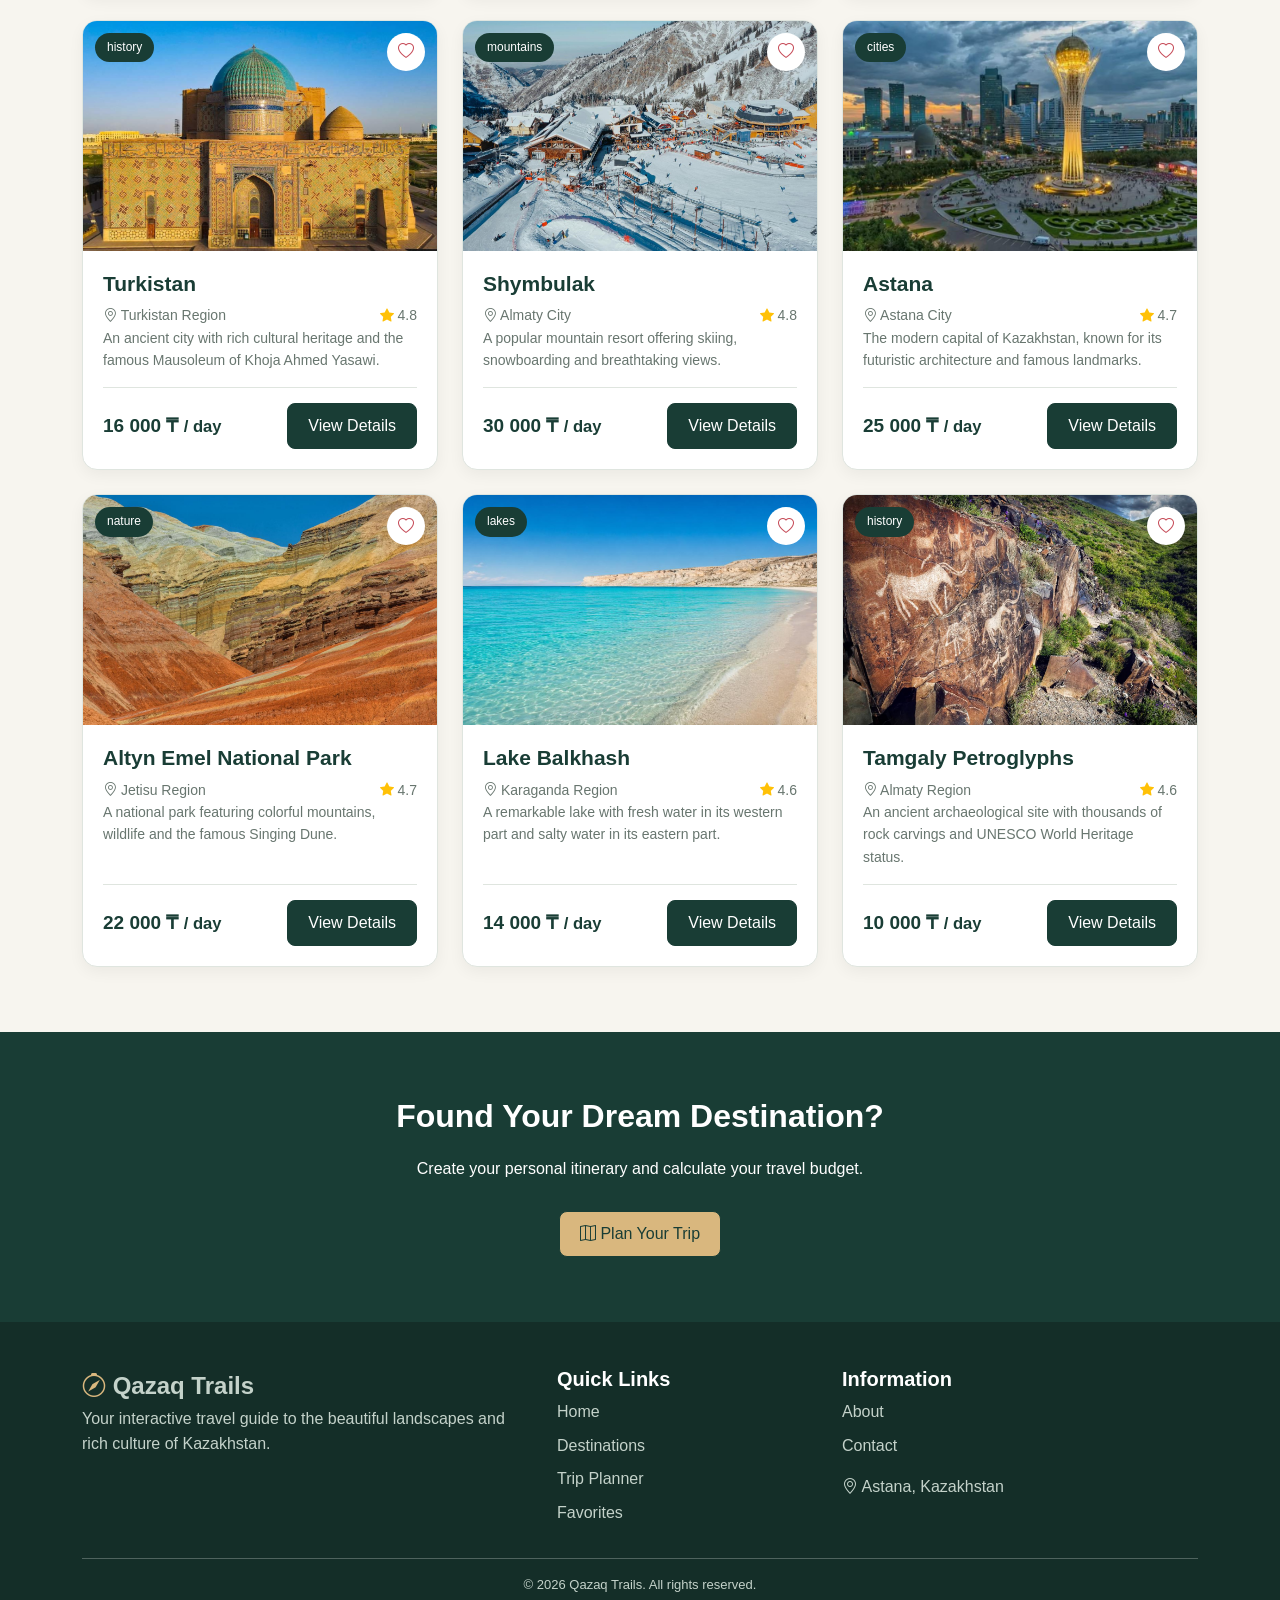
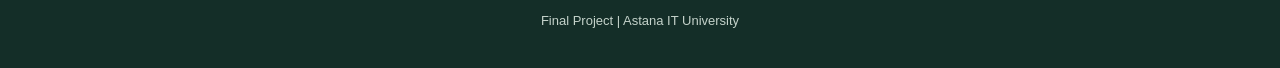
<file: destinations.html>
<!DOCTYPE html>
<html lang="en">
<head>
    <meta charset="UTF-8">
    <meta name="viewport" content="width=device-width, initial-scale=1.0">
    <meta name="description" content="Discover the best travel destinations in Kazakhstan.">
    <title>Qazaq Trails | Destinations</title>

    <link href="https://cdn.jsdelivr.net/npm/bootstrap@5.3.3/dist/css/bootstrap.min.css" rel="stylesheet">
    <link href="https://cdn.jsdelivr.net/npm/bootstrap-icons@1.11.3/font/bootstrap-icons.min.css" rel="stylesheet">
    <link rel="stylesheet" href="css/style.css">
    <link rel="stylesheet" href="css/responsive.css">
</head>
<body>

    <nav class="navbar navbar-expand-lg navbar-dark fixed-top">
        <div class="container">
            <a class="navbar-brand" href="index.html">
                <i class="bi bi-compass"></i> Qazaq<span>Trails</span>
            </a>

            <button class="navbar-toggler" type="button"
                data-bs-toggle="collapse"
                data-bs-target="#navbarMenu"
                aria-controls="navbarMenu"
                aria-expanded="false"
                aria-label="Toggle navigation">
                <span class="navbar-toggler-icon"></span>
            </button>

            <div class="collapse navbar-collapse" id="navbarMenu">
                <ul class="navbar-nav mx-auto">
                    <li class="nav-item">
                        <a class="nav-link" href="index.html" data-i18n="home">Home</a>
                    </li>
                    <li class="nav-item">
                        <a class="nav-link active" href="destinations.html" aria-current="page" data-i18n="destinations">Destinations</a>
                    </li>
                    <li class="nav-item">
                        <a class="nav-link" href="planner.html" data-i18n="planner">Trip Planner</a>
                    </li>
                    <li class="nav-item">
                        <a class="nav-link" href="favorites.html" data-i18n="favorites">Favorites</a>
                    </li>
                    <li class="nav-item">
                        <a class="nav-link" href="about.html" data-i18n="about">About</a>
                    </li>
                    <li class="nav-item">
                        <a class="nav-link" href="contact.html" data-i18n="contact">Contact</a>
                    </li>
                </ul>

                <div class="nav-controls d-flex align-items-center gap-3">
                    <select id="languageSelect" class="form-select language-select" aria-label="Select language">
                        <option value="en">EN</option>
                        <option value="ru">RU</option>
                        <option value="kk">KZ</option>
                    </select>

                    <button id="themeToggle" class="theme-btn" type="button" aria-label="Toggle color theme" aria-pressed="false">
                        <i class="bi bi-moon-stars"></i>
                    </button>
                </div>
            </div>
        </div>
    </nav>

    <main>

        <section class="page-hero destinations-hero">
            <div class="container text-center">

                <span class="hero-label" data-i18n="destinationsLabel">
                    FIND YOUR NEXT ADVENTURE
                </span>

                <h1 data-i18n="destinationsTitle">
                    Explore Kazakhstan
                </h1>

                <p data-i18n="destinationsDescription">
                    From majestic mountains to endless steppes, discover the beauty of Kazakhstan.
                </p>

            </div>
        </section>

        <section class="section-padding">
            <div class="container">

                <div class="filter-panel">

                    <div class="row g-3 align-items-end">

                        <div class="col-lg-4 col-md-6">
                            <label for="searchInput" class="form-label" data-i18n="search">
                                Search
                            </label>

                            <div class="input-group">
                                <span class="input-group-text">
                                    <i class="bi bi-search"></i>
                                </span>

                                <input type="search"
                                    id="searchInput"
                                    class="form-control"
                                    placeholder="Search destinations..."
                                    data-i18n-placeholder="searchPlaceholder">
                            </div>
                        </div>

                        <div class="col-lg-2 col-md-6">
                            <label for="categoryFilter" class="form-label" data-i18n="category">
                                Category
                            </label>

                            <select id="categoryFilter" class="form-select">
                                <option value="all" data-i18n="allCategories">All categories</option>
                                <option value="mountains" data-i18n="mountains">Mountains</option>
                                <option value="lakes" data-i18n="lakes">Lakes</option>
                                <option value="canyons" data-i18n="canyons">Canyons</option>
                                <option value="cities" data-i18n="cities">Cities</option>
                                <option value="nature" data-i18n="nature">Nature</option>
                                <option value="history" data-i18n="history">History</option>
                            </select>
                        </div>

                        <div class="col-lg-2 col-md-6">
                            <label for="regionFilter" class="form-label" data-i18n="region">
                                Region
                            </label>

                            <select id="regionFilter" class="form-select">
                                <option value="all" data-i18n="allRegions">All regions</option>
                            </select>
                        </div>

                        <div class="col-lg-2 col-md-6">
                            <label for="sortFilter" class="form-label" data-i18n="sortBy">
                                Sort by
                            </label>

                            <select id="sortFilter" class="form-select">
                                <option value="popular" data-i18n="mostPopular">Most popular</option>
                                <option value="price-low" data-i18n="priceLow">Lowest price</option>
                                <option value="price-high" data-i18n="priceHigh">Highest price</option>
                                <option value="name" data-i18n="nameAZ">Name A-Z</option>
                            </select>
                        </div>

                        <div class="col-lg-2 col-md-6">
                            <button id="resetFilters" class="btn btn-primary-custom w-100" type="button">
                                <i class="bi bi-arrow-clockwise"></i>
                                <span data-i18n="reset">Reset</span>
                            </button>
                        </div>

                    </div>
                </div>

                <div class="d-flex justify-content-between align-items-center flex-wrap gap-3 my-4">

                    <p class="results-text mb-0" aria-live="polite">
                        <span id="resultCount">0</span>
                        <span data-i18n="destinationsFound">destinations found</span>
                    </p>

                    <a href="favorites.html" class="btn btn-favorites">
                        <i class="bi bi-heart"></i>
                        <span data-i18n="myFavorites">My Favorites</span>
                        <span id="favoritesCount" class="badge rounded-pill">0</span>
                    </a>

                </div>

                <div id="loading" class="text-center py-5" role="status" hidden>
                    <div class="spinner-border text-success"></div>

                    <p class="mt-3" data-i18n="loading">
                        Loading destinations...
                    </p>
                </div>

                <div id="destinationList" class="row g-4"></div>

                <div id="noResults" class="empty-state text-center py-5" hidden>

                    <i class="bi bi-search"></i>

                    <h3 data-i18n="noResultsTitle">
                        No destinations found
                    </h3>

                    <p data-i18n="noResultsDescription">
                        Try changing your search or filters.
                    </p>

                    <button id="clearSearch" class="btn btn-primary-custom" type="button" data-i18n="clearFilters">
                        Clear Filters
                    </button>

                </div>

            </div>
        </section>

        <section class="cta-section section-padding">
            <div class="container text-center">

                <h2 data-i18n="foundPlace">
                    Found Your Dream Destination?
                </h2>

                <p data-i18n="foundPlaceDescription">
                    Create your personal itinerary and calculate your travel budget.
                </p>

                <a href="planner.html" class="btn btn-primary-custom">
                    <i class="bi bi-map"></i>
                    <span data-i18n="planBtn">Plan Your Trip</span>
                </a>

            </div>
        </section>

    </main>

    <div class="modal fade" id="destinationModal" tabindex="-1" aria-labelledby="modalTitle" aria-hidden="true">

        <div class="modal-dialog modal-lg modal-dialog-centered modal-dialog-scrollable">

            <div class="modal-content">

                <div class="modal-header">

                    <h2 class="modal-title fs-4" id="modalTitle"></h2>

                    <button type="button" class="btn-close" data-bs-dismiss="modal" aria-label="Close"></button>

                </div>

                <div class="modal-body">

                    <img id="modalImage" class="img-fluid rounded modal-image w-100" alt="">

                    <div class="d-flex flex-wrap gap-3 mt-4 mb-3">

                        <span class="destination-meta">
                            <i class="bi bi-geo-alt"></i>
                            <span id="modalRegion"></span>
                        </span>

                        <span class="destination-meta">
                            <i class="bi bi-star-fill text-warning"></i>
                            <span id="modalRating"></span>
                        </span>

                        <span class="destination-meta">
                            <i class="bi bi-tag"></i>
                            <span id="modalCategory"></span>
                        </span>

                    </div>

                    <p id="modalDescription"></p>

                    <div class="row g-3 mt-3">

                        <div class="col-md-6">
                            <div class="detail-box">

                                <i class="bi bi-calendar-event"></i>

                                <h6 data-i18n="bestSeason">
                                    Best Season
                                </h6>

                                <p id="modalSeason"></p>

                            </div>
                        </div>

                        <div class="col-md-6">
                            <div class="detail-box">

                                <i class="bi bi-wallet2"></i>

                                <h6 data-i18n="estimatedCost">
                                    Estimated Daily Cost
                                </h6>

                                <p id="modalPrice"></p>

                            </div>
                        </div>

                    </div>

                    <h5 class="mt-4" data-i18n="thingsToDo">
                        Things to Do
                    </h5>

                    <ul id="modalActivities"></ul>

                </div>

                <div class="modal-footer">

                    <button type="button" id="modalFavoriteBtn" class="btn btn-favorites">
                        <i class="bi bi-heart"></i>
                        <span id="modalFavoriteText" data-i18n="addToFavorites">Add to Favorites</span>
                    </button>

                    <a href="planner.html" id="modalPlanBtn" class="btn btn-primary-custom">
                        <i class="bi bi-map"></i>
                        <span data-i18n="planBtn">Plan Your Trip</span>
                    </a>

                </div>

            </div>

        </div>

    </div>

    <footer class="footer">
        <div class="container">

            <div class="row g-4">

                <div class="col-lg-5">

                    <a class="footer-brand" href="index.html">
                        <i class="bi bi-compass"></i> Qazaq Trails
                    </a>

                    <p data-i18n="footerDescription">
                        Your interactive travel guide to the beautiful landscapes and rich culture of Kazakhstan.
                    </p>

                </div>

                <div class="col-6 col-lg-3">

                    <h5 data-i18n="quickLinks">Quick Links</h5>

                    <ul class="footer-links">
                        <li>
                            <a href="index.html" data-i18n="home">Home</a>
                        </li>
                        <li>
                            <a href="destinations.html" data-i18n="destinations">Destinations</a>
                        </li>
                        <li>
                            <a href="planner.html" data-i18n="planner">Trip Planner</a>
                        </li>
                        <li>
                            <a href="favorites.html" data-i18n="favorites">Favorites</a>
                        </li>
                    </ul>

                </div>

                <div class="col-6 col-lg-4">

                    <h5 data-i18n="information">Information</h5>

                    <ul class="footer-links">
                        <li>
                            <a href="about.html" data-i18n="about">About</a>
                        </li>
                        <li>
                            <a href="contact.html" data-i18n="contact">Contact</a>
                        </li>
                    </ul>

                    <p>
                        <i class="bi bi-geo-alt"></i>
                        <span data-i18n="location">Astana, Kazakhstan</span>
                    </p>

                </div>

            </div>

            <hr>

            <div class="text-center footer-bottom">

                <p>
                    &copy; 2026 Qazaq Trails.
                    <span data-i18n="rights">All rights reserved.</span>
                </p>

                <p data-i18n="studentProject">
                    Final Project | Astana IT University
                </p>

            </div>

        </div>
    </footer>

    <button id="backToTop" type="button" aria-label="Back to top" hidden>
        <i class="bi bi-arrow-up"></i>
    </button>

    <div id="toastContainer" class="toast-container position-fixed bottom-0 end-0 p-3" aria-live="polite"></div>

    <script src="https://code.jquery.com/jquery-3.7.1.min.js"></script>
    <script src="https://cdn.jsdelivr.net/npm/bootstrap@5.3.3/dist/js/bootstrap.bundle.min.js"></script>
    <script src="js/translations.js"></script>
    <script src="js/main.js"></script>
    <script src="js/destinations.js"></script>

</body>
</html>
</file>
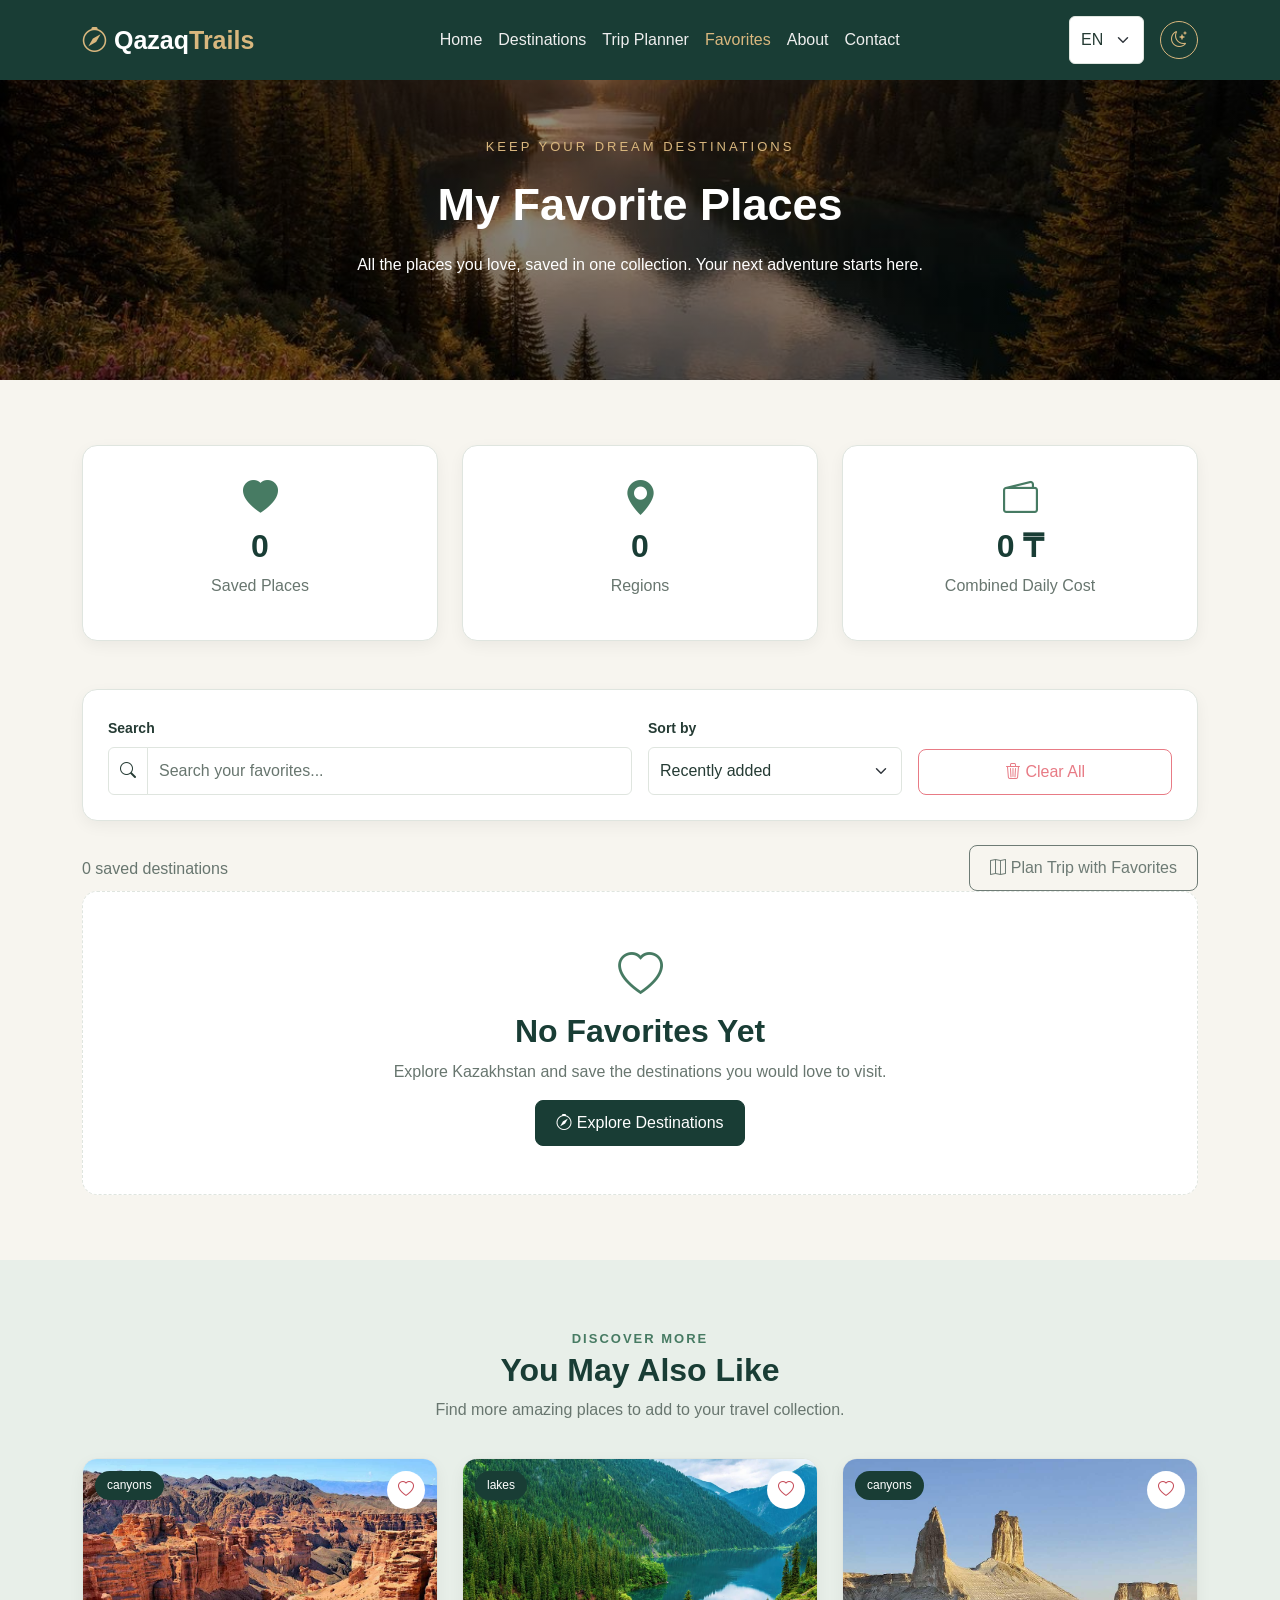
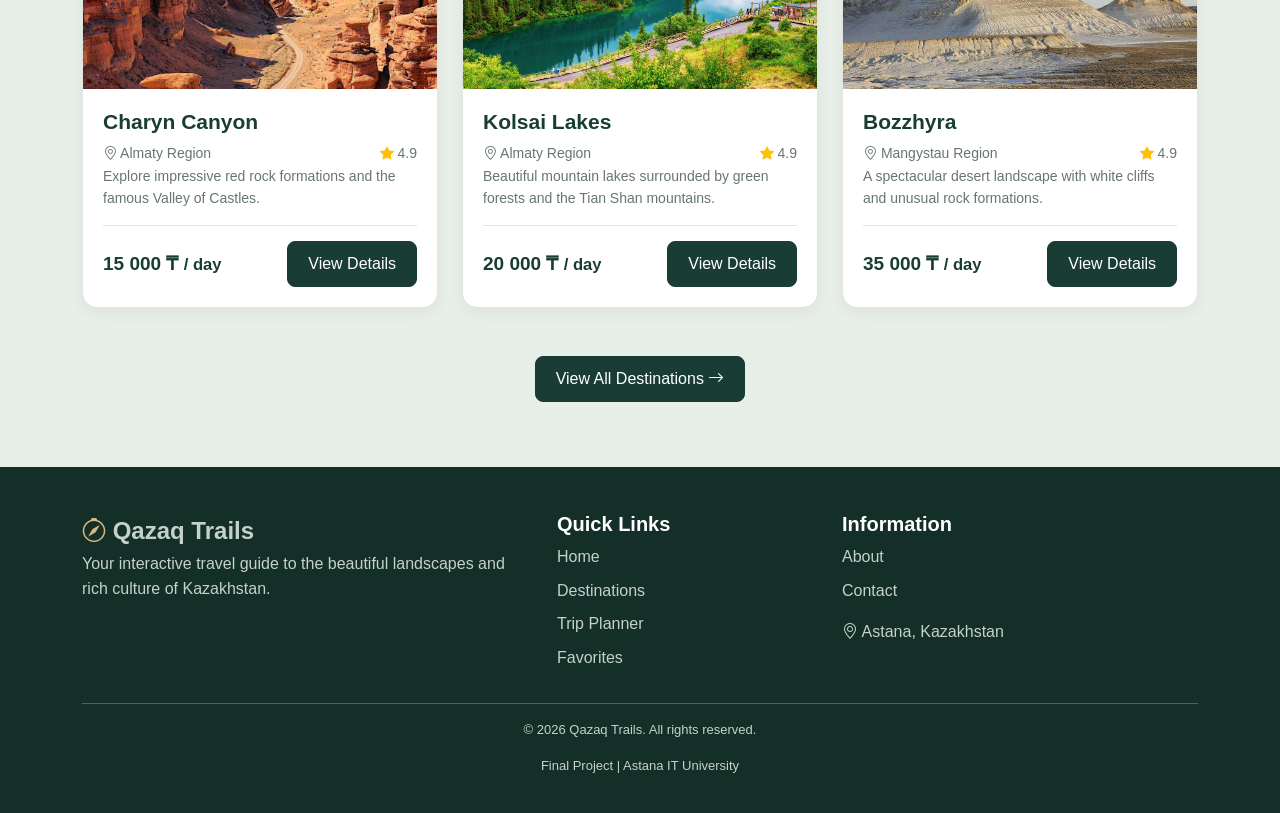
<file: favorites.html>
<!DOCTYPE html>
<html lang="en">
<head>
    <meta charset="UTF-8">
    <meta name="viewport" content="width=device-width, initial-scale=1.0">
    <meta name="description" content="Save and explore your favorite destinations in Kazakhstan.">
    <title>Qazaq Trails | Favorites</title>

    <link href="https://cdn.jsdelivr.net/npm/bootstrap@5.3.3/dist/css/bootstrap.min.css" rel="stylesheet">
    <link href="https://cdn.jsdelivr.net/npm/bootstrap-icons@1.11.3/font/bootstrap-icons.min.css" rel="stylesheet">
    <link rel="stylesheet" href="css/style.css">
    <link rel="stylesheet" href="css/responsive.css">
</head>
<body>

    <nav class="navbar navbar-expand-lg navbar-dark fixed-top">
        <div class="container">
            <a class="navbar-brand" href="index.html">
                <i class="bi bi-compass"></i> Qazaq<span>Trails</span>
            </a>

            <button class="navbar-toggler" type="button"
                data-bs-toggle="collapse"
                data-bs-target="#navbarMenu"
                aria-controls="navbarMenu"
                aria-expanded="false"
                aria-label="Toggle navigation">
                <span class="navbar-toggler-icon"></span>
            </button>

            <div class="collapse navbar-collapse" id="navbarMenu">
                <ul class="navbar-nav mx-auto">
                    <li class="nav-item">
                        <a class="nav-link" href="index.html" data-i18n="home">Home</a>
                    </li>
                    <li class="nav-item">
                        <a class="nav-link" href="destinations.html" data-i18n="destinations">Destinations</a>
                    </li>
                    <li class="nav-item">
                        <a class="nav-link" href="planner.html" data-i18n="planner">Trip Planner</a>
                    </li>
                    <li class="nav-item">
                        <a class="nav-link active" href="favorites.html" aria-current="page" data-i18n="favorites">Favorites</a>
                    </li>
                    <li class="nav-item">
                        <a class="nav-link" href="about.html" data-i18n="about">About</a>
                    </li>
                    <li class="nav-item">
                        <a class="nav-link" href="contact.html" data-i18n="contact">Contact</a>
                    </li>
                </ul>

                <div class="nav-controls d-flex align-items-center gap-3">
                    <select id="languageSelect" class="form-select language-select" aria-label="Select language">
                        <option value="en">EN</option>
                        <option value="ru">RU</option>
                        <option value="kk">KZ</option>
                    </select>

                    <button id="themeToggle" class="theme-btn" type="button" aria-label="Toggle color theme" aria-pressed="false">
                        <i class="bi bi-moon-stars"></i>
                    </button>
                </div>
            </div>
        </div>
    </nav>

    <main>

        <section class="page-hero favorites-hero">
            <div class="container text-center">

                <span class="hero-label" data-i18n="favoritesLabel">
                    KEEP YOUR DREAM DESTINATIONS
                </span>

                <h1 data-i18n="favoritesTitle">My Favorite Places</h1>

                <p data-i18n="favoritesDescription">
                    All the places you love, saved in one collection. Your next adventure starts here.
                </p>

            </div>
        </section>

        <section class="section-padding">
            <div class="container">

                <div class="row g-4 mb-5">

                    <div class="col-md-4">
                        <div class="favorite-stat text-center">
                            <i class="bi bi-heart-fill"></i>

                            <h2 id="totalFavorites">0</h2>

                            <p data-i18n="savedPlaces">Saved Places</p>
                        </div>
                    </div>

                    <div class="col-md-4">
                        <div class="favorite-stat text-center">
                            <i class="bi bi-geo-alt-fill"></i>

                            <h2 id="favoriteRegions">0</h2>

                            <p data-i18n="regions">Regions</p>
                        </div>
                    </div>

                    <div class="col-md-4">
                        <div class="favorite-stat text-center">
                            <i class="bi bi-wallet2"></i>

                            <h2 id="favoriteBudget">0 ₸</h2>

                            <p data-i18n="favoriteBudgetLabel">Combined Daily Cost</p>
                        </div>
                    </div>

                </div>

                <div class="filter-panel mb-4">

                    <div class="row g-3 align-items-end">

                        <div class="col-md-6">

                            <label for="favoriteSearch" class="form-label" data-i18n="search">
                                Search
                            </label>

                            <div class="input-group">

                                <span class="input-group-text">
                                    <i class="bi bi-search"></i>
                                </span>

                                <input type="search"
                                    id="favoriteSearch"
                                    class="form-control"
                                    placeholder="Search your favorites..."
                                    data-i18n-placeholder="favoriteSearchPlaceholder">

                            </div>
                        </div>

                        <div class="col-md-3">

                            <label for="favoriteSort" class="form-label" data-i18n="sortBy">
                                Sort by
                            </label>

                            <select id="favoriteSort" class="form-select">

                                <option value="recent" data-i18n="recentlyAdded">
                                    Recently added
                                </option>

                                <option value="name" data-i18n="nameAZ">
                                    Name A-Z
                                </option>

                                <option value="price-low" data-i18n="priceLow">
                                    Lowest price
                                </option>

                                <option value="price-high" data-i18n="priceHigh">
                                    Highest price
                                </option>

                                <option value="popular" data-i18n="mostPopular">
                                    Most popular
                                </option>

                            </select>
                        </div>

                        <div class="col-md-3">

                            <button id="clearFavorites" type="button"
                                class="btn btn-outline-danger w-100"
                                data-bs-toggle="modal"
                                data-bs-target="#clearFavoritesModal"
                                disabled>

                                <i class="bi bi-trash3"></i>
                                <span data-i18n="clearAll">Clear All</span>

                            </button>

                        </div>

                    </div>

                </div>

                <div class="d-flex justify-content-between align-items-center flex-wrap gap-3 mb-4">

                    <p class="results-text mb-0" aria-live="polite">

                        <span id="favoriteResultCount">0</span>

                        <span data-i18n="savedDestinations">
                            saved destinations
                        </span>

                    </p>

                    <button id="planFavorites" class="btn btn-primary-custom" type="button" disabled>

                        <i class="bi bi-map"></i>

                        <span data-i18n="planWithFavorites">
                            Plan Trip with Favorites
                        </span>

                    </button>

                </div>

                <div id="loading" class="text-center py-5" role="status" hidden>

                    <div class="spinner-border text-success"></div>

                    <p class="mt-3" data-i18n="loading">
                        Loading destinations...
                    </p>

                </div>

                <div id="favoritesList" class="row g-4"></div>

                <div id="emptyFavorites" class="empty-state text-center py-5" hidden>

                    <i class="bi bi-heart"></i>

                    <h2 data-i18n="emptyFavoritesTitle">
                        No Favorites Yet
                    </h2>

                    <p data-i18n="emptyFavoritesDescription">
                        Explore Kazakhstan and save the destinations you would love to visit.
                    </p>

                    <a href="destinations.html" class="btn btn-primary-custom">

                        <i class="bi bi-compass"></i>

                        <span data-i18n="exploreBtn">
                            Explore Destinations
                        </span>

                    </a>

                </div>

                <div id="noFavoriteResults" class="empty-state text-center py-5" hidden>

                    <i class="bi bi-search"></i>

                    <h3 data-i18n="noResultsTitle">
                        No destinations found
                    </h3>

                    <p data-i18n="favoriteNoResultsDescription">
                        Try searching for a different destination.
                    </p>

                    <button id="clearFavoriteSearch" type="button" class="btn btn-primary-custom" data-i18n="clearSearch">
                        Clear Search
                    </button>

                </div>

            </div>
        </section>

        <section class="features-section section-padding">
            <div class="container">

                <div class="section-heading text-center">

                    <span class="section-label" data-i18n="discoverMore">
                        DISCOVER MORE
                    </span>

                    <h2 data-i18n="recommendedTitle">
                        You May Also Like
                    </h2>

                    <p data-i18n="recommendedDescription">
                        Find more amazing places to add to your travel collection.
                    </p>

                </div>

                <div id="recommendedDestinations" class="row g-4"></div>

                <div class="text-center mt-5">

                    <a href="destinations.html" class="btn btn-primary-custom">

                        <span data-i18n="viewAll">
                            View All Destinations
                        </span>

                        <i class="bi bi-arrow-right"></i>

                    </a>

                </div>

            </div>
        </section>

    </main>

    <div class="modal fade" id="clearFavoritesModal" tabindex="-1" aria-labelledby="clearFavoritesTitle" aria-hidden="true">

        <div class="modal-dialog modal-dialog-centered">

            <div class="modal-content">

                <div class="modal-header">

                    <h5 class="modal-title" id="clearFavoritesTitle" data-i18n="clearFavoritesTitle">
                        Clear All Favorites?
                    </h5>

                    <button type="button" class="btn-close" data-bs-dismiss="modal" aria-label="Close"></button>

                </div>

                <div class="modal-body text-center py-4">

                    <i class="bi bi-exclamation-circle text-danger display-4"></i>

                    <p class="mt-3" data-i18n="clearFavoritesMessage">
                        Are you sure you want to remove all your saved destinations? This action cannot be undone.
                    </p>

                </div>

                <div class="modal-footer">

                    <button type="button" class="btn btn-secondary" data-bs-dismiss="modal" data-i18n="cancel">
                        Cancel
                    </button>

                    <button type="button" id="confirmClearFavorites" class="btn btn-danger" data-bs-dismiss="modal">

                        <i class="bi bi-trash3"></i>

                        <span data-i18n="clearAll">Clear All</span>

                    </button>

                </div>

            </div>

        </div>

    </div>

    <footer class="footer">
        <div class="container">

            <div class="row g-4">

                <div class="col-lg-5">

                    <a class="footer-brand" href="index.html">
                        <i class="bi bi-compass"></i> Qazaq Trails
                    </a>

                    <p data-i18n="footerDescription">
                        Your interactive travel guide to the beautiful landscapes and rich culture of Kazakhstan.
                    </p>

                </div>

                <div class="col-6 col-lg-3">

                    <h5 data-i18n="quickLinks">Quick Links</h5>

                    <ul class="footer-links">
                        <li><a href="index.html" data-i18n="home">Home</a></li>
                        <li><a href="destinations.html" data-i18n="destinations">Destinations</a></li>
                        <li><a href="planner.html" data-i18n="planner">Trip Planner</a></li>
                        <li><a href="favorites.html" data-i18n="favorites">Favorites</a></li>
                    </ul>

                </div>

                <div class="col-6 col-lg-4">

                    <h5 data-i18n="information">Information</h5>

                    <ul class="footer-links">
                        <li><a href="about.html" data-i18n="about">About</a></li>
                        <li><a href="contact.html" data-i18n="contact">Contact</a></li>
                    </ul>

                    <p>
                        <i class="bi bi-geo-alt"></i>
                        <span data-i18n="location">Astana, Kazakhstan</span>
                    </p>

                </div>

            </div>

            <hr>

            <div class="text-center footer-bottom">

                <p>
                    &copy; 2026 Qazaq Trails.
                    <span data-i18n="rights">All rights reserved.</span>
                </p>

                <p data-i18n="studentProject">
                    Final Project | Astana IT University
                </p>

            </div>

        </div>
    </footer>

    <button id="backToTop" type="button" aria-label="Back to top" hidden>
        <i class="bi bi-arrow-up"></i>
    </button>

    <div id="toastContainer" class="toast-container position-fixed bottom-0 end-0 p-3" aria-live="polite"></div>

    <script src="https://code.jquery.com/jquery-3.7.1.min.js"></script>
    <script src="https://cdn.jsdelivr.net/npm/bootstrap@5.3.3/dist/js/bootstrap.bundle.min.js"></script>
    <script src="js/translations.js"></script>
    <script src="js/main.js"></script>
    <script src="js/favorites.js"></script>

</body>
</html>
</file>
<file: css/style.css>
:root {
    --primary: #193d35;
    --secondary: #477b63;
    --accent: #d9b77e;
    --background: #f7f5ef;
    --surface: #ffffff;
    --text: #253b34;
    --muted: #68766f;
    --border: #dfe5df;
    --light-green: #e8efe9;
}

[data-theme="dark"] {
    --primary: #91c4a8;
    --secondary: #79ab91;
    --background: #151f1c;
    --surface: #202e29;
    --text: #edf4ef;
    --muted: #b3c3ba;
    --border: #3a4942;
    --light-green: #293b33;
}

html {
    scroll-behavior: smooth;
}

body {
    font-family: Arial, sans-serif;
    background: var(--background);
    color: var(--text);
    line-height: 1.6;
    margin: 0;
    transition: background 0.3s, color 0.3s;
}

[hidden] {
    display: none !important;
}

h1, h2, h3, h4, h5, h6 {
    color: var(--primary);
    font-weight: 700;
}

p, .text-muted {
    color: var(--muted) !important;
}

a {
    text-decoration: none;
}

img {
    max-width: 100%;
    object-fit: cover;
}

button, a {
    transition: 0.3s;
}

:focus-visible {
    outline: 3px solid var(--secondary);
    outline-offset: 3px;
}

.section-padding {
    padding: 65px 0;
}

.section-heading {
    max-width: 700px;
    margin: 0 auto 35px;
}

.section-label {
    color: var(--secondary);
    font-size: 13px;
    font-weight: bold;
    letter-spacing: 2px;
}

.features-section {
    background: var(--light-green);
}

.navbar {
    background: #193d35;
    padding: 15px 0;
}

.navbar.scrolled {
    padding: 10px 0;
    box-shadow: 0 4px 15px #0003;
}

.navbar-brand {
    font-size: 25px;
    font-weight: bold;
}

.navbar-brand span,
.navbar-brand i {
    color: var(--accent);
}

.navbar .nav-link {
    color: #eeeeee;
    padding: 8px 12px;
}

.navbar .nav-link:hover,
.navbar .nav-link.active {
    color: var(--accent);
}

.language-select {
    width: 75px;
}

.theme-btn {
    width: 38px;
    height: 38px;
    border: 1px solid var(--accent);
    border-radius: 50%;
    background: transparent;
    color: var(--accent);
}

.theme-btn:hover {
    background: var(--accent);
    color: #193d35;
}

.hero, .page-hero {
    background-color: #193d35;
    background-size: cover;
    background-position: center;
    display: flex;
    align-items: center;
    text-align: center;
    padding: 120px 20px 60px;
}

.hero {
    min-height: 100vh;
    background-image: linear-gradient(#0005, #0009),
        url('../images/hero.jpg');
}

.page-hero {
    min-height: 380px;
}

.destinations-hero {
    background-image: linear-gradient(#0006, #0008),
        url('../images/destinations.jpg');
}

.planner-hero {
    background-image: linear-gradient(#0006, #0008),
        url('../images/planner.jpg');
}

.favorites-hero {
    background-image: linear-gradient(#0006, #0008),
        url('../images/favorites.jpg');
}

.about-hero {
    background-image: linear-gradient(#0006, #0008),
        url('../images/about-hero.jpg');
}

.contact-hero {
    background-image: linear-gradient(#0006, #0008),
        url('../images/contact.jpg');
}

.hero h1 {
    font-size: 65px;
}

.page-hero h1 {
    font-size: 45px;
}

.hero h1,
.page-hero h1,
.cta-section h2 {
    color: white;
}

.hero p,
.page-hero p,
.cta-section p {
    color: white !important;
    max-width: 700px;
    margin: 20px auto 30px;
}

.hero-label {
    display: inline-block;
    color: var(--accent);
    letter-spacing: 3px;
    font-size: 13px;
    margin-bottom: 20px;
}

.btn {
    border-radius: 8px;
    padding: 10px 20px;
}

.btn-primary-custom {
    background: #193d35;
    color: white;
    border: 1px solid #193d35;
}

.btn-primary-custom:hover,
.btn-primary-custom:focus {
    background: #477b63;
    color: white;
}

.btn-outline-custom {
    border: 1px solid white;
    color: white;
}

.btn-outline-custom:hover {
    background: white;
    color: #193d35;
}

.btn-favorites {
    background: var(--light-green);
    color: var(--primary);
    border: 1px solid var(--border);
}

.btn-favorites:hover {
    background: #477b63;
    color: white;
}

.btn-favorites .badge {
    background: #477b63;
    color: white;
}

.hero .btn-primary-custom,
.cta-section .btn-primary-custom {
    background: var(--accent);
    color: #193d35;
}

.stats-section {
    padding: 35px 0;
    background: var(--surface);
}

.stats-section h2 {
    color: var(--secondary);
    font-size: 40px;
}

.feature-card,
.team-card,
.technology-card,
.favorite-stat,
.planner-card,
.budget-card,
.travel-tips,
.contact-form-card,
.contact-info-card,
.filter-panel,
.trip-card,
.saved-trip-card,
.destination-card {
    background: var(--surface);
    border: 1px solid var(--border);
    border-radius: 15px;
    padding: 25px;
    box-shadow: 0 5px 15px #0000000d;
}

.feature-card,
.team-card,
.technology-card,
.favorite-stat,
.trip-card,
.saved-trip-card,
.destination-card {
    height: 100%;
    transition: transform 0.3s;
}

.feature-card:hover,
.team-card:hover,
.technology-card:hover,
.destination-card:hover,
.favorite-stat:hover {
    transform: translateY(-5px);
}

.feature-card {
    text-align: center;
}

.feature-icon,
.contact-icon,
.team-avatar {
    display: flex;
    justify-content: center;
    align-items: center;
    background: var(--light-green);
    color: var(--secondary);
}

.feature-icon {
    width: 65px;
    height: 65px;
    margin: 0 auto 20px;
    font-size: 28px;
    border-radius: 15px;
}

.feature-card h3,
.destination-card h3,
.team-card h3 {
    font-size: 21px;
}

.cta-section {
    background: #193d35;
    color: white;
}

.form-label {
    font-weight: bold;
    font-size: 14px;
}

.form-control,
.form-select,
.input-group-text {
    background-color: var(--surface);
    color: var(--text);
    border: 1px solid var(--border);
    padding: 11px;
}

.form-control::placeholder {
    color: var(--muted);
}

.form-control:focus,
.form-select:focus {
    background-color: var(--surface);
    color: var(--text);
    border-color: var(--secondary);
    box-shadow: 0 0 0 3px #477b6322;
}

.form-check-input:checked {
    background-color: #477b63;
    border-color: #477b63;
}

.destination-card {
    padding: 0;
    overflow: hidden;
    display: flex;
    flex-direction: column;
}

.card-image-wrapper,
.destination-image-wrapper {
    position: relative;
}

.destination-card img {
    width: 100%;
    height: 230px;
}

.destination-content,
.destination-card-body,
.destination-card .card-body {
    padding: 20px;
    display: flex;
    flex-direction: column;
    flex: 1;
}

.category-badge {
    position: absolute;
    top: 12px;
    left: 12px;
    background: #193d35;
    color: white;
    padding: 5px 12px;
    border-radius: 20px;
    font-size: 12px;
}

.favorite-btn {
    position: absolute;
    top: 12px;
    right: 12px;
    width: 38px;
    height: 38px;
    background: white;
    color: #c54855;
    border: none;
    border-radius: 50%;
}

.favorite-btn.active,
.favorite-btn.is-favorite {
    background: #c54855;
    color: white;
}

.destination-meta,
.destination-region,
.destination-rating,
.destination-description {
    color: var(--muted);
    font-size: 14px;
}

.destination-price {
    color: var(--primary);
    font-size: 19px;
    font-weight: bold;
}

.card-bottom {
    display: flex;
    justify-content: space-between;
    align-items: center;
    gap: 10px;
    margin-top: auto;
    padding-top: 15px;
    border-top: 1px solid var(--border);
}

.empty-state,
.empty-route {
    background: var(--surface);
    border: 1px dashed var(--border);
    border-radius: 15px;
    padding: 35px 20px;
}

.empty-state > i {
    font-size: 45px;
    color: var(--secondary);
}

.modal-content,
.accordion-item,
.accordion-button,
.accordion-body,
.toast,
.toast-header {
    background: var(--surface);
    color: var(--text);
    border-color: var(--border);
}

.accordion-button:not(.collapsed) {
    background: var(--light-green);
    color: var(--primary);
}

.modal-image {
    height: 320px;
}

.detail-box {
    background: var(--light-green);
    border-radius: 10px;
    padding: 15px;
}

.selected-destinations {
    display: flex;
    flex-direction: column;
    gap: 10px;
}

.route-item,
.selected-destination {
    display: flex;
    align-items: center;
    gap: 12px;
    padding: 12px;
    background: var(--light-green);
    border-radius: 10px;
}

.route-item img,
.selected-destination img {
    width: 60px;
    height: 50px;
    border-radius: 6px;
}

.route-number {
    background: #477b63;
    color: white;
    padding: 5px 12px;
    border-radius: 50%;
}

.drag-handle {
    cursor: grab;
}

.sortable-placeholder {
    height: 75px;
    border: 2px dashed var(--secondary);
    border-radius: 10px;
}

.remove-destination,
.remove-route {
    background: none;
    border: none;
    color: #c54855;
    margin-left: auto;
}

.budget-row {
    display: flex;
    justify-content: space-between;
    gap: 10px;
    padding: 12px 0;
    border-bottom: 1px solid var(--border);
}

.progress {
    background: var(--light-green);
}

.total-budget {
    background: #193d35;
    color: white;
    padding: 25px;
    border-radius: 12px;
    text-align: center;
}

.total-budget h2 {
    color: var(--accent);
}

.total-budget p {
    color: white !important;
    margin-bottom: 0;
}

.favorite-stat i,
.technology-card i {
    font-size: 35px;
    color: var(--secondary);
}

.about-image {
    width: 100%;
    height: 400px;
}

.team-avatar {
    width: 100px;
    height: 100px;
    margin: 0 auto 20px;
    border-radius: 50%;
    font-size: 65px;
}

.team-role {
    color: var(--secondary) !important;
    font-weight: bold;
}

.team-skills span {
    display: inline-block;
    background: var(--light-green);
    padding: 5px 12px;
    border-radius: 15px;
    font-size: 12px;
    margin: 3px;
}

.contact-info-card {
    display: flex;
    align-items: center;
    gap: 15px;
    margin-bottom: 15px;
}

.contact-icon {
    width: 50px;
    height: 50px;
    border-radius: 10px;
    font-size: 23px;
    flex-shrink: 0;
}

.contact-info-card p {
    margin: 0;
}

.contact-map {
    border-radius: 15px;
    overflow: hidden;
}

.star-btn {
    border: none;
    background: transparent;
    font-size: 28px;
    color: #a0a0a0;
}

.star-btn:hover,
.star-btn.active {
    color: #e9b63f;
}

.success-icon {
    font-size: 70px;
    color: var(--secondary);
}

.footer {
    background: #142e28;
    color: white;
    padding: 45px 0 20px;
}

.footer-brand {
    color: white;
    font-size: 24px;
    font-weight: bold;
}

.footer-brand i {
    color: var(--accent);
}

.footer h5 {
    color: white;
}

.footer p,
.footer a {
    color: #c4d2ca !important;
}

.footer a:hover {
    color: var(--accent) !important;
}

.footer-links {
    list-style: none;
    padding: 0;
}

.footer-links li {
    margin-bottom: 8px;
}

.footer-bottom {
    font-size: 13px;
}

#backToTop {
    position: fixed;
    bottom: 20px;
    right: 20px;
    width: 45px;
    height: 45px;
    border: none;
    border-radius: 50%;
    background: #477b63;
    color: white;
    z-index: 1000;
}

.toast-container {
    z-index: 1100;
    margin-bottom: 60px;
}

[data-theme="dark"] {
    color-scheme: dark;
}

[data-theme="dark"] .btn-close {
    filter: invert(1);
}

[data-theme="dark"] .form-select {
    background-image: url("data:image/svg+xml,%3Csvg xmlns='http://www.w3.org/2000/svg' viewBox='0 0 16 16'%3E%3Cpath fill='none' stroke='white' stroke-width='2' d='m2 5 6 6 6-6'/%3E%3C/svg%3E");
}

.reveal {
    opacity: 0;
    transform: translateY(20px);
    transition: 0.6s;
}

.reveal.visible {
    opacity: 1;
    transform: translateY(0);
}

.fade-in {
    animation: fadeIn 0.5s;
}

.is-invalid {
    animation: shake 0.3s;
}

@keyframes fadeIn {
    from {
        opacity: 0;
    }

    to {
        opacity: 1;
    }
}

@keyframes shake {
    25%, 75% {
        transform: translateX(-4px);
    }

    50% {
        transform: translateX(4px);
    }
}

@media (prefers-reduced-motion: reduce) {
    * {
        animation: none !important;
        transition: none !important;
        scroll-behavior: auto !important;
    }

    .reveal {
        opacity: 1;
        transform: none;
    }
}
</file>
<file: css/responsive.css>
.form-select {
    padding-right: 32px;
}

@media (max-width: 1199px) {
    .navbar-brand {
        font-size: 21px;
    }

    .navbar .nav-link {
        font-size: 13px;
        padding: 8px;
    }

    .nav-controls {
        gap: 8px !important;
    }
}

@media (max-width: 991px) {
    .navbar-collapse {
        padding: 20px 0;
        max-height: 80vh;
        overflow-y: auto;
    }

    .nav-controls {
        margin-top: 15px;
    }

    .hero h1 {
        font-size: 50px;
    }

    .page-hero h1 {
        font-size: 38px;
    }

    .section-padding {
        padding: 50px 0;
    }

    .about-image {
        height: 320px;
    }
}

@media (max-width: 767px) {
    .hero {
        min-height: 85vh;
    }

    .hero h1 {
        font-size: 38px;
    }

    .page-hero {
        min-height: 300px;
    }

    .page-hero h1 {
        font-size: 32px;
    }

    .hero p,
    .page-hero p {
        font-size: 15px;
    }

    .section-padding {
        padding: 40px 0;
    }

    .section-heading h2 {
        font-size: 27px;
    }

    .destination-card img {
        height: 220px;
    }

    .planner-card,
    .budget-card,
    .contact-form-card,
    .filter-panel {
        padding: 18px;
    }

    .modal-image {
        height: 220px;
    }

    .stats-section h2 {
        font-size: 30px;
    }

    .footer {
        padding: 30px 0 15px;
    }
}

@media (max-width: 575px) {
    .hero h1 {
        font-size: 32px;
    }

    .hero-label {
        font-size: 11px;
        letter-spacing: 1px;
    }

    .hero .btn {
        width: 100%;
        max-width: 280px;
    }

    .page-hero h1 {
        font-size: 28px;
    }

    .destination-card img {
        height: 200px;
    }

    .about-image {
        height: 250px;
    }

    .budget-row {
        font-size: 13px;
    }

    .route-item,
    .selected-destination {
        gap: 6px;
        flex-wrap: wrap;
    }

    .card-bottom {
        flex-wrap: wrap;
    }

    .star-btn {
        font-size: 24px;
    }

    .form-control,
    .form-select {
        font-size: 16px;
    }

    #backToTop {
        width: 38px;
        height: 38px;
        bottom: 15px;
        right: 15px;
    }
}
</file>
